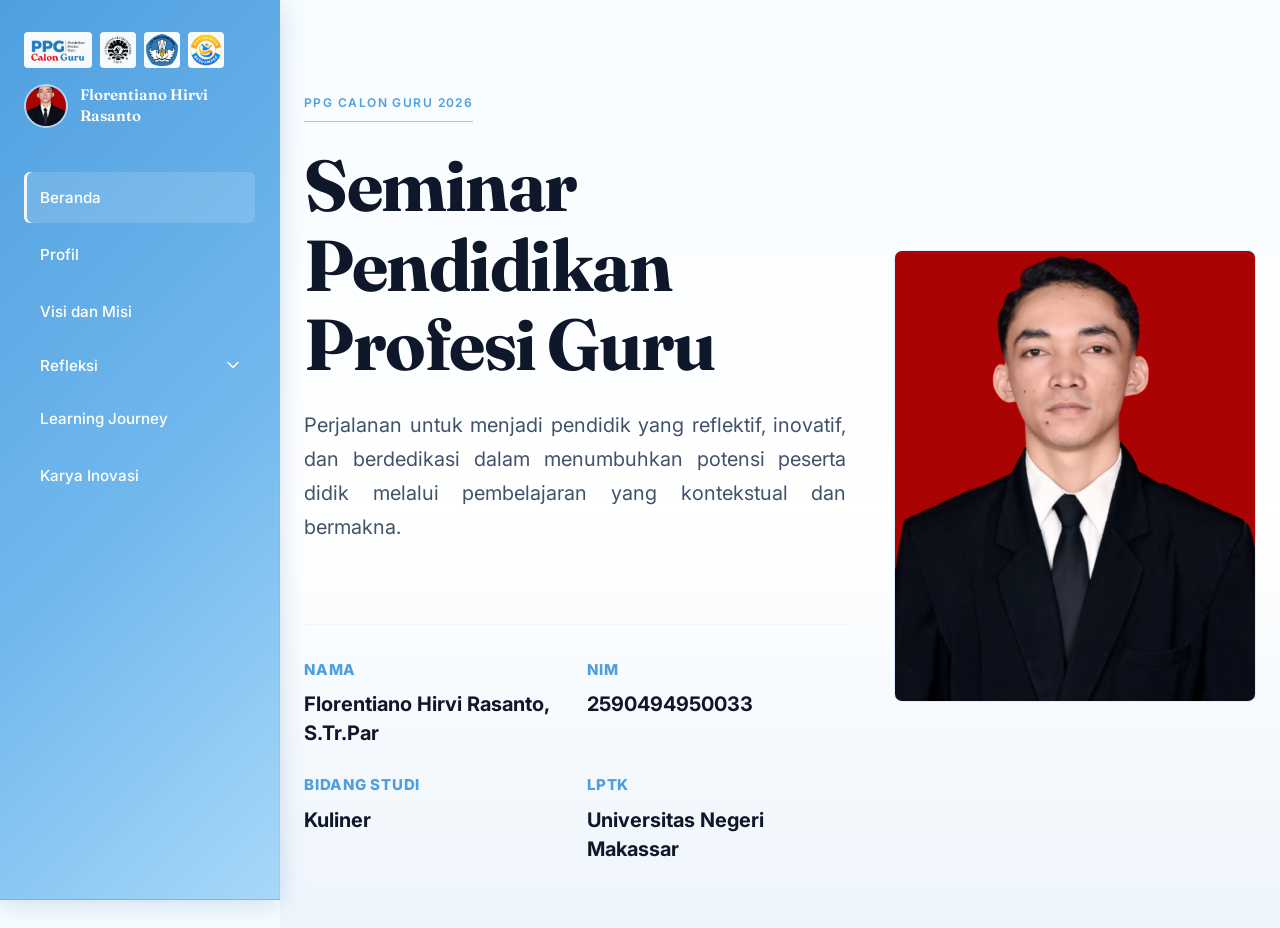
<file: index.html>
<!DOCTYPE html>
<html lang="id">
<head>
    <meta charset="UTF-8">
    <meta name="viewport" content="width=device-width, initial-scale=1.0">
    <meta name="description" content="Portofolio Mahasiswa PPG Calon Guru 2026 - Florentiano Hirvi Rasanto, Universitas Negeri Makassar">
    <title>Portofolio | Florentiano Hirvi Rasanto - PPG Calon Guru 2026</title>
    
    <link rel="preconnect" href="https://fonts.googleapis.com">
    <link rel="preconnect" href="https://fonts.gstatic.com" crossorigin>
    <link href="https://fonts.googleapis.com/css2?family=Fraunces:ital,opsz,wght@0,9..144,400..700;1,9..144,400..700&family=Inter:wght@400;500;600&display=swap" rel="stylesheet">
    
    <link rel="stylesheet" href="css/style.css?v=19">
    <link rel="icon" href="data:image/svg+xml,%3Csvg xmlns='http://www.w3.org/2000/svg' viewBox='0 0 100 100'%3E%3Crect width='100' height='100' fill='%231B4332' rx='8'/%3E%3Ctext x='50' y='65' font-family='Fraunces, serif' font-size='38' font-weight='700' fill='%23F8F5F0' text-anchor='middle'%3EFHR%3C/text%3E%3C/svg%3E">
</head>
<body class="page-home">
    <header class="header">
        <nav class="nav container">
            <div class="nav__left">
                <div class="nav__logos">
                    <img src="beranda/Logo/1001106065-removebg-preview.png" alt="Logo 1" class="nav__logo-img">
                    <img src="beranda/Logo/2d526868-5b52-4b5e-b3c3-be5d841ffc1e_removalai_preview.png" alt="Logo 2" class="nav__logo-img">
                    <img src="beranda/Logo/b7ec5d6e-4a33-47c1-ad4f-7ef8073f08b0_removalai_preview.png" alt="Logo 3" class="nav__logo-img">
                    <img src="beranda/Logo/Logo-Tersier-Diktisaintek-Berdampak-1-768x768.png" alt="Logo Tersier Diktisaintek Berdampak" class="nav__logo-img">
                </div>
                <a href="beranda/index.html" class="nav__logo" aria-label="Beranda">
                    <img src="assets/images/foto-profil.jpeg" alt="Foto profil Florentiano Hirvi Rasanto" class="nav__logo-initials">
                    <span class="nav__logo-text">Florentiano Hirvi Rasanto</span>
                </a>
            </div>
            
            <button class="nav__toggle" id="navToggle" aria-expanded="false" aria-controls="navMenu" aria-label="Buka menu navigasi">
                <span class="nav__toggle-bar"></span>
                <span class="nav__toggle-bar"></span>
                <span class="nav__toggle-bar"></span>
            </button>
            
            <ul class="nav__menu" id="navMenu">
                <li class="nav__item">
                    <a href="beranda/index.html" class="nav__link nav__link--active">Beranda</a>
                </li>
                <li class="nav__item">
                    <a href="profil/index.html" class="nav__link">Profil</a>
                </li>
                                <li class="nav__item">
                    <a href="visi-misi/index.html" class="nav__link">Visi dan Misi</a>
                </li>
                <li class="nav__item nav__item--dropdown">
                    <button class="nav__link nav__link--dropdown" id="refleksiDropdownBtn" aria-expanded="false" aria-haspopup="true">
                        Refleksi
                        <svg class="nav__dropdown-arrow" width="12" height="8" viewBox="0 0 12 8" fill="none" xmlns="http://www.w3.org/2000/svg" aria-hidden="true">
                            <path d="M1 1.5L6 6.5L11 1.5" stroke="currentColor" stroke-width="1.5" stroke-linecap="round" stroke-linejoin="round"/>
                        </svg>
                    </button>
                    <ul class="nav__dropdown" id="refleksiDropdown" aria-labelledby="refleksiDropdownBtn">
                        <li class="nav__dropdown-item">
                            <a href="refleksi/semester1.html" class="nav__dropdown-link">Refleksi Semester 1</a>
                        </li>
                        <li class="nav__dropdown-item">
                            <a href="refleksi/semester2.html" class="nav__dropdown-link">Refleksi Semester 2</a>
                        </li>
                    </ul>
                </li>
                <li class="nav__item">
                    <a href="learning-journey/index.html" class="nav__link">Learning Journey</a>
                </li>
                <li class="nav__item">
                    <a href="karya-inovasi/index.html" class="nav__link">Karya Inovasi</a>
                </li>
            </ul>
        </nav>
    </header>

    <div class="mobile-menu" id="mobileMenu">
        <button class="mobile-menu__close" id="mobileMenuClose" aria-label="Tutup menu navigasi">
            <svg width="24" height="24" viewBox="0 0 24 24" fill="none" xmlns="http://www.w3.org/2000/svg" aria-hidden="true">
                <path d="M18 6L6 18M6 6L18 18" stroke="currentColor" stroke-width="1.5" stroke-linecap="round" stroke-linejoin="round"/>
            </svg>
        </button>
        <ul class="mobile-menu__list">
            <li class="mobile-menu__item">
                <a href="beranda/index.html" class="mobile-menu__link">Beranda</a>
            </li>
            <li class="mobile-menu__item">
                <a href="profil/index.html" class="mobile-menu__link">Profil</a>
            </li>
                        <li class="mobile-menu__item">
                <a href="visi-misi/index.html" class="mobile-menu__link">Visi dan Misi</a>
            </li>
            <li class="mobile-menu__item mobile-menu__item--accordion">
                <button class="mobile-menu__accordion-btn" id="mobileRefleksiBtn" aria-expanded="false">
                    Refleksi
                    <svg class="mobile-menu__accordion-arrow" width="12" height="8" viewBox="0 0 12 8" fill="none" xmlns="http://www.w3.org/2000/svg" aria-hidden="true">
                        <path d="M1 1.5L6 6.5L11 1.5" stroke="currentColor" stroke-width="1.5" stroke-linecap="round" stroke-linejoin="round"/>
                    </svg>
                </button>
                <ul class="mobile-menu__submenu" id="mobileRefleksiSubmenu">
                    <li class="mobile-menu__submenu-item">
                        <a href="refleksi/semester1.html" class="mobile-menu__submenu-link">Refleksi Semester 1</a>
                    </li>
                    <li class="mobile-menu__submenu-item">
                        <a href="refleksi/semester2.html" class="mobile-menu__submenu-link">Refleksi Semester 2</a>
                    </li>
                </ul>
            </li>
            <li class="mobile-menu__item">
                <a href="learning-journey/index.html" class="mobile-menu__link">Learning Journey</a>
            </li>
            <li class="mobile-menu__item">
                <a href="karya-inovasi/index.html" class="mobile-menu__link">Karya Inovasi</a>
            </li>
        </ul>
    </div>

    <main>
        <section class="hero section">
            <div class="container hero__container">
                <div class="hero__content">
                    <p class="hero__label">PPG Calon Guru 2026</p>
                    <h1 class="hero__title">Seminar Pendidikan Profesi Guru</h1>
                    <p class="hero__subtitle">
                        Perjalanan untuk menjadi pendidik yang reflektif, inovatif, dan berdedikasi dalam menumbuhkan potensi peserta didik melalui pembelajaran yang kontekstual dan bermakna.
                    </p>
                    <div class="hero__actions">

                    </div>
                    <div class="hero__metadata">
                        <div class="hero__meta-item">
                            <span class="hero__meta-label">Nama</span>
                            <span class="hero__meta-value">Florentiano Hirvi Rasanto, S.Tr.Par</span>
                        </div>
                        <div class="hero__meta-item">
                            <span class="hero__meta-label">NIM</span>
                            <span class="hero__meta-value">2590494950033</span>
                        </div>
                        <div class="hero__meta-item">
                            <span class="hero__meta-label">Bidang Studi</span>
                            <span class="hero__meta-value">Kuliner</span>
                        </div>
                        <div class="hero__meta-item">
                            <span class="hero__meta-label">LPTK</span>
                            <span class="hero__meta-value">Universitas Negeri Makassar</span>
                        </div>
                    </div>
                </div>
                <div class="hero__image-wrapper">
                    <div class="hero__image-frame">
                        <img src="assets/images/foto-profil.jpeg" alt="Foto Florentiano Hirvi Rasanto" class="hero__image" loading="lazy" onerror="this.src='https://images.unsplash.com/photo-1507003211169-0a1dd7228f2d?w=800&h=1000&fit=crop'">
                    </div>
                </div>
            </div>
        </section>
    </main>

    <footer class="footer">
        <div class="container footer__container">
            <div class="footer__main">
                <div class="footer__brand">
                    <div class="footer__logo">
                        <img src="assets/images/foto-profil.jpeg" alt="Foto profil Florentiano Hirvi Rasanto" class="footer__logo-initials">
                        <span class="footer__logo-text">Florentiano Hirvi Rasanto</span>
                    </div>
                    <p class="footer__description">
                        Portofolio mahasiswa PPG Calon Guru 2026 - Bidang Studi Kuliner, Universitas Negeri Makassar.
                    </p>
                </div>
            </div>
            <div class="footer__bottom">
                <p class="footer__copyright">
                    &copy; <span id="currentYear"></span> Florentiano Hirvi Rasanto. Semua hak dilindungi.
                </p>
                <p class="footer__credit">Dibangun dengan ketelitian untuk perjalanan menjadi guru profesional.</p>
            </div>
        </div>
    </footer>

    <button class="back-to-top" id="backToTop" aria-label="Kembali ke atas">
        <svg width="20" height="20" viewBox="0 0 20 20" fill="none" xmlns="http://www.w3.org/2000/svg" aria-hidden="true">
            <path d="M10 15V5M10 5L5 10M10 5L15 10" stroke="currentColor" stroke-width="1.5" stroke-linecap="round" stroke-linejoin="round"/>
        </svg>
    </button>

    <script src="js/script.js"></script>
</body>
</html>
</file>
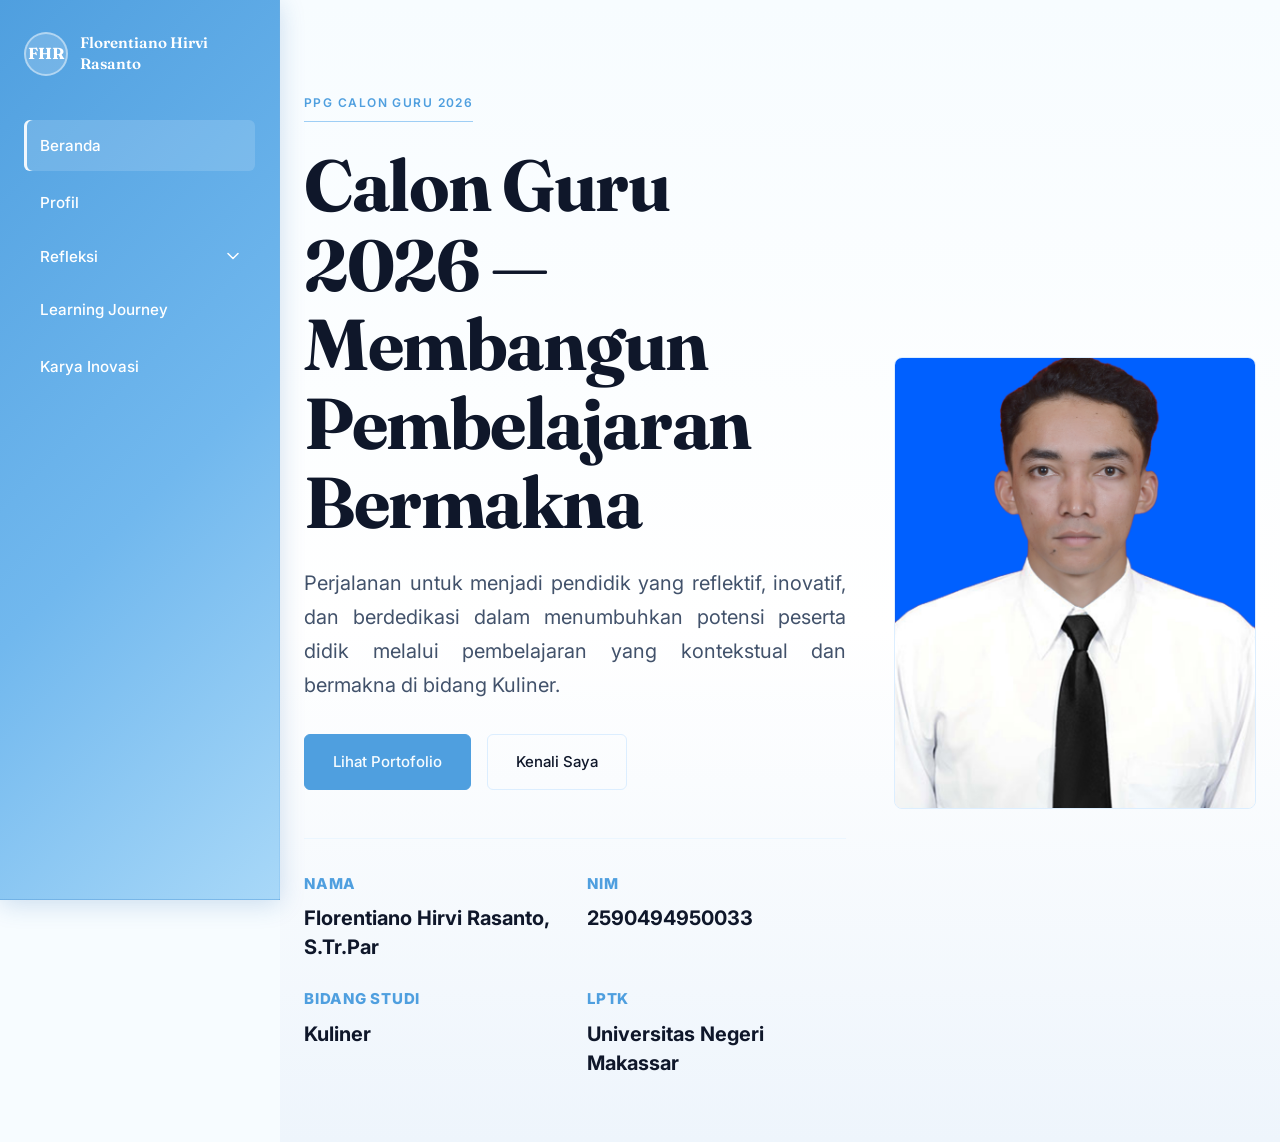
<file: beranda/index.html>
<!DOCTYPE html>
<html lang="id">
<head>
    <meta charset="UTF-8">
    <meta name="viewport" content="width=device-width, initial-scale=1.0">
    <meta name="description" content="Beranda - Portofolio Florentiano Hirvi Rasanto, PPG Calon Guru Kuliner 2026">
    <title>Beranda | Florentiano Hirvi Rasanto</title>
    
    <link rel="preconnect" href="https://fonts.googleapis.com">
    <link rel="preconnect" href="https://fonts.gstatic.com" crossorigin>
    <link href="https://fonts.googleapis.com/css2?family=Fraunces:ital,opsz,wght@0,9..144,400..700;1,9..144,400..700&family=Inter:wght@400;500;600&display=swap" rel="stylesheet">
    
    <link rel="stylesheet" href="../css/style.css">
    <link rel="icon" href="data:image/svg+xml,%3Csvg xmlns='http://www.w3.org/2000/svg' viewBox='0 0 100 100'%3E%3Crect width='100' height='100' fill='%231B4332' rx='8'/%3E%3Ctext x='50' y='65' font-family='Fraunces, serif' font-size='38' font-weight='700' fill='%23F8F5F0' text-anchor='middle'%3EFHR%3C/text%3E%3C/svg%3E">
</head>
<body class="page-home">
    <header class="header">
        <nav class="nav container">
            <a href="../beranda/index.html" class="nav__logo" aria-label="Beranda">
                <span class="nav__logo-initials">FHR</span>
                <span class="nav__logo-text">Florentiano Hirvi Rasanto</span>
            </a>
            
            <button class="nav__toggle" id="navToggle" aria-expanded="false" aria-controls="navMenu" aria-label="Buka menu navigasi">
                <span class="nav__toggle-bar"></span>
                <span class="nav__toggle-bar"></span>
                <span class="nav__toggle-bar"></span>
            </button>
            
            <ul class="nav__menu" id="navMenu">
                <li class="nav__item">
                    <a href="../beranda/index.html" class="nav__link nav__link--active">Beranda</a>
                </li>
                <li class="nav__item">
                    <a href="../profil/index.html" class="nav__link">Profil</a>
                </li>
                <li class="nav__item nav__item--dropdown">
                    <button class="nav__link nav__link--dropdown" id="refleksiDropdownBtn" aria-expanded="false" aria-haspopup="true">
                        Refleksi
                        <svg class="nav__dropdown-arrow" width="12" height="8" viewBox="0 0 12 8" fill="none" xmlns="http://www.w3.org/2000/svg" aria-hidden="true">
                            <path d="M1 1.5L6 6.5L11 1.5" stroke="currentColor" stroke-width="1.5" stroke-linecap="round" stroke-linejoin="round"/>
                        </svg>
                    </button>
                    <ul class="nav__dropdown" id="refleksiDropdown" aria-labelledby="refleksiDropdownBtn">
                        <li class="nav__dropdown-item">
                            <a href="../refleksi/semester1.html" class="nav__dropdown-link">Refleksi Semester 1</a>
                        </li>
                        <li class="nav__dropdown-item">
                            <a href="../refleksi/semester2.html" class="nav__dropdown-link">Refleksi Semester 2</a>
                        </li>
                        <li class="nav__dropdown-item">
                            <a href="../refleksi/ppg.html" class="nav__dropdown-link">Refleksi PPG</a>
                        </li>
                    </ul>
                </li>
                <li class="nav__item">
                    <a href="../learning-journey/index.html" class="nav__link">Learning Journey</a>
                </li>
                <li class="nav__item">
                    <a href="../karya-inovasi/index.html" class="nav__link">Karya Inovasi</a>
                </li>
            </ul>
        </nav>
    </header>

    <div class="mobile-menu" id="mobileMenu">
        <button class="mobile-menu__close" id="mobileMenuClose" aria-label="Tutup menu navigasi">
            <svg width="24" height="24" viewBox="0 0 24 24" fill="none" xmlns="http://www.w3.org/2000/svg" aria-hidden="true">
                <path d="M18 6L6 18M6 6L18 18" stroke="currentColor" stroke-width="1.5" stroke-linecap="round" stroke-linejoin="round"/>
            </svg>
        </button>
        <ul class="mobile-menu__list">
            <li class="mobile-menu__item">
                <a href="../beranda/index.html" class="mobile-menu__link">Beranda</a>
            </li>
            <li class="mobile-menu__item">
                <a href="../profil/index.html" class="mobile-menu__link">Profil</a>
            </li>
            <li class="mobile-menu__item mobile-menu__item--accordion">
                <button class="mobile-menu__accordion-btn" id="mobileRefleksiBtn" aria-expanded="false">
                    Refleksi
                    <svg class="mobile-menu__accordion-arrow" width="12" height="8" viewBox="0 0 12 8" fill="none" xmlns="http://www.w3.org/2000/svg" aria-hidden="true">
                        <path d="M1 1.5L6 6.5L11 1.5" stroke="currentColor" stroke-width="1.5" stroke-linecap="round" stroke-linejoin="round"/>
                    </svg>
                </button>
                <ul class="mobile-menu__submenu" id="mobileRefleksiSubmenu">
                    <li class="mobile-menu__submenu-item">
                        <a href="../refleksi/semester1.html" class="mobile-menu__submenu-link">Refleksi Semester 1</a>
                    </li>
                    <li class="mobile-menu__submenu-item">
                        <a href="../refleksi/semester2.html" class="mobile-menu__submenu-link">Refleksi Semester 2</a>
                    </li>
                    <li class="mobile-menu__submenu-item">
                        <a href="../refleksi/ppg.html" class="mobile-menu__submenu-link">Refleksi PPG</a>
                    </li>
                </ul>
            </li>
            <li class="mobile-menu__item">
                <a href="../learning-journey/index.html" class="mobile-menu__link">Learning Journey</a>
            </li>
            <li class="mobile-menu__item">
                <a href="../karya-inovasi/index.html" class="mobile-menu__link">Karya Inovasi</a>
            </li>
        </ul>
    </div>

    <main>
        <section class="hero section">
            <div class="container hero__container">
                <div class="hero__content">
                    <p class="hero__label">PPG Calon Guru 2026</p>
                    <h1 class="hero__title">Calon Guru 2026 — Membangun Pembelajaran Bermakna</h1>
                    <p class="hero__subtitle">
                        Perjalanan untuk menjadi pendidik yang reflektif, inovatif, dan berdedikasi dalam menumbuhkan potensi peserta didik melalui pembelajaran yang kontekstual dan bermakna di bidang Kuliner.
                    </p>
                    <div class="hero__actions">
                        <a href="../karya-inovasi/index.html" class="btn btn--primary">Lihat Portofolio</a>
                        <a href="../profil/index.html" class="btn btn--secondary">Kenali Saya</a>
                    </div>
                    <div class="hero__metadata">
                        <div class="hero__meta-item">
                            <span class="hero__meta-label">Nama</span>
                            <span class="hero__meta-value">Florentiano Hirvi Rasanto, S.Tr.Par</span>
                        </div>
                        <div class="hero__meta-item">
                            <span class="hero__meta-label">NIM</span>
                            <span class="hero__meta-value">2590494950033</span>
                        </div>
                        <div class="hero__meta-item">
                            <span class="hero__meta-label">Bidang Studi</span>
                            <span class="hero__meta-value">Kuliner</span>
                        </div>
                        <div class="hero__meta-item">
                            <span class="hero__meta-label">LPTK</span>
                            <span class="hero__meta-value">Universitas Negeri Makassar</span>
                        </div>
                    </div>
                </div>
                <div class="hero__image-wrapper">
                    <div class="hero__image-frame">
                        <img src="../assets/images/foto-profil.jpg" alt="Foto Florentiano Hirvi Rasanto" class="hero__image" loading="lazy" onerror="this.src='https://images.unsplash.com/photo-1507003211169-0a1dd7228f2d?w=800&h=1000&fit=crop'">
                    </div>
                </div>
            </div>
        </section>
    </main>

    <footer class="footer">
        <div class="container footer__container">
            <div class="footer__main">
                <div class="footer__brand">
                    <div class="footer__logo">
                        <span class="footer__logo-initials">FHR</span>
                        <span class="footer__logo-text">Florentiano Hirvi Rasanto</span>
                    </div>
                    <p class="footer__description">
                        Portofolio mahasiswa PPG Calon Guru 2026 - Bidang Studi Kuliner, Universitas Negeri Makassar.
                    </p>
                </div>
                <div class="footer__nav">
                    <h4 class="footer__nav-title">Navigasi</h4>
                    <ul class="footer__nav-list">
                        <li class="footer__nav-item">
                            <a href="../beranda/index.html" class="footer__nav-link">Beranda</a>
                        </li>
                        <li class="footer__nav-item">
                            <a href="../profil/index.html" class="footer__nav-link">Profil</a>
                        </li>
                        <li class="footer__nav-item">
                            <a href="../learning-journey/index.html" class="footer__nav-link">Learning Journey</a>
                        </li>
                        <li class="footer__nav-item">
                            <a href="../karya-inovasi/index.html" class="footer__nav-link">Karya Inovasi</a>
                        </li>
                    </ul>
                </div>
                <div class="footer__refleksi">
                    <h4 class="footer__nav-title">Refleksi</h4>
                    <ul class="footer__nav-list">
                        <li class="footer__nav-item">
                            <a href="../refleksi/semester1.html" class="footer__nav-link">Refleksi Semester 1</a>
                        </li>
                        <li class="footer__nav-item">
                            <a href="../refleksi/semester2.html" class="footer__nav-link">Refleksi Semester 2</a>
                        </li>
                        <li class="footer__nav-item">
                            <a href="../refleksi/ppg.html" class="footer__nav-link">Refleksi PPG</a>
                        </li>
                    </ul>
                </div>
            </div>
            <div class="footer__bottom">
                <p class="footer__copyright">
                    &copy; <span id="currentYear"></span> Florentiano Hirvi Rasanto. Semua hak dilindungi.
                </p>
                <p class="footer__credit">Dibangun dengan ketelitian untuk perjalanan menjadi guru profesional.</p>
            </div>
        </div>
    </footer>

    <button class="back-to-top" id="backToTop" aria-label="Kembali ke atas">
        <svg width="20" height="20" viewBox="0 0 20 20" fill="none" xmlns="http://www.w3.org/2000/svg" aria-hidden="true">
            <path d="M10 15V5M10 5L5 10M10 5L15 10" stroke="currentColor" stroke-width="1.5" stroke-linecap="round" stroke-linejoin="round"/>
        </svg>
    </button>

    <script src="../js/script.js"></script>
</body>
</html>
</file>
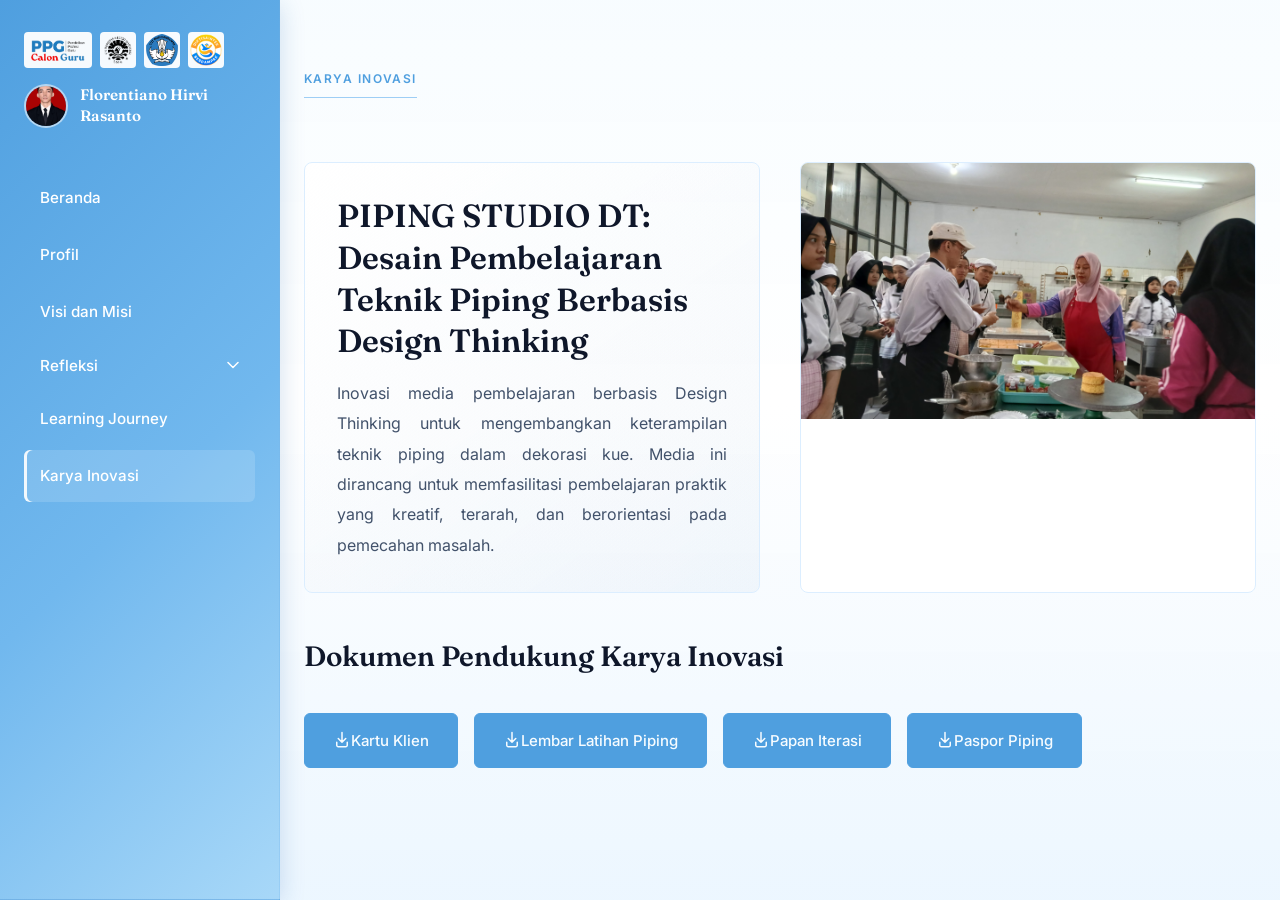
<file: karya-inovasi/index.html>
<!DOCTYPE html>
<html lang="id">
<head>
    <meta charset="UTF-8">
    <meta name="viewport" content="width=device-width, initial-scale=1.0">
    <meta name="description" content="Karya Inovasi - Florentiano Hirvi Rasanto">
    <title>Karya Inovasi | Florentiano Hirvi Rasanto</title>
    
    <link rel="preconnect" href="https://fonts.googleapis.com">
    <link rel="preconnect" href="https://fonts.gstatic.com" crossorigin>
    <link href="https://fonts.googleapis.com/css2?family=Fraunces:ital,opsz,wght@0,9..144,400..700;1,9..144,400..700&family=Inter:wght@400;500;600&display=swap" rel="stylesheet">
    
    <link rel="stylesheet" href="../css/style.css?v=19">
    <link rel="icon" href="data:image/svg+xml,%3Csvg xmlns='http://www.w3.org/2000/svg' viewBox='0 0 100 100'%3E%3Crect width='100' height='100' fill='%231B4332' rx='8'/%3E%3Ctext x='50' y='65' font-family='Fraunces, serif' font-size='38' font-weight='700' fill='%23F8F5F0' text-anchor='middle'%3EFHR%3C/text%3E%3C/svg%3E">
</head>
<body>
    <header class="header">
        <nav class="nav container">
            <div class="nav__left">
                <div class="nav__logos">
                    <img src="../beranda/Logo/1001106065-removebg-preview.png" alt="Logo 1" class="nav__logo-img">
                    <img src="../beranda/Logo/2d526868-5b52-4b5e-b3c3-be5d841ffc1e_removalai_preview.png" alt="Logo 2" class="nav__logo-img">
                    <img src="../beranda/Logo/b7ec5d6e-4a33-47c1-ad4f-7ef8073f08b0_removalai_preview.png" alt="Logo 3" class="nav__logo-img">
                    <img src="../beranda/Logo/Logo-Tersier-Diktisaintek-Berdampak-1-768x768.png" alt="Logo Tersier Diktisaintek Berdampak" class="nav__logo-img">
                </div>
                <a href="../beranda/index.html" class="nav__logo" aria-label="Beranda">
                    <img src="../assets/images/foto-profil.jpeg" alt="Foto profil Florentiano Hirvi Rasanto" class="nav__logo-initials">
                    <span class="nav__logo-text">Florentiano Hirvi Rasanto</span>
                </a>
            </div>
            
            <button class="nav__toggle" id="navToggle" aria-expanded="false" aria-controls="navMenu" aria-label="Buka menu navigasi">
                <span class="nav__toggle-bar"></span>
                <span class="nav__toggle-bar"></span>
                <span class="nav__toggle-bar"></span>
            </button>
            
            <ul class="nav__menu" id="navMenu">
                <li class="nav__item">
                    <a href="../beranda/index.html" class="nav__link">Beranda</a>
                </li>
                <li class="nav__item">
                    <a href="../profil/index.html" class="nav__link">Profil</a>
                </li>
                                <li class="nav__item">
                    <a href="../visi-misi/index.html" class="nav__link">Visi dan Misi</a>
                </li>
                <li class="nav__item nav__item--dropdown">
                    <button class="nav__link nav__link--dropdown" id="refleksiDropdownBtn" aria-expanded="false" aria-haspopup="true">
                        Refleksi
                        <svg class="nav__dropdown-arrow" width="12" height="8" viewBox="0 0 12 8" fill="none" xmlns="http://www.w3.org/2000/svg" aria-hidden="true">
                            <path d="M1 1.5L6 6.5L11 1.5" stroke="currentColor" stroke-width="1.5" stroke-linecap="round" stroke-linejoin="round"/>
                        </svg>
                    </button>
                    <ul class="nav__dropdown" id="refleksiDropdown" aria-labelledby="refleksiDropdownBtn">
                        <li class="nav__dropdown-item">
                            <a href="../refleksi/semester1.html" class="nav__dropdown-link">Refleksi Semester 1</a>
                        </li>
                        <li class="nav__dropdown-item">
                            <a href="../refleksi/semester2.html" class="nav__dropdown-link">Refleksi Semester 2</a>
                        </li>
                    </ul>
                </li>
                <li class="nav__item">
                    <a href="../learning-journey/index.html" class="nav__link">Learning Journey</a>
                </li>
                <li class="nav__item">
                    <a href="../karya-inovasi/index.html" class="nav__link nav__link--active">Karya Inovasi</a>
                </li>
            </ul>
        </nav>
    </header>

    <div class="mobile-menu" id="mobileMenu">
        <button class="mobile-menu__close" id="mobileMenuClose" aria-label="Tutup menu navigasi">
            <svg width="24" height="24" viewBox="0 0 24 24" fill="none" xmlns="http://www.w3.org/2000/svg" aria-hidden="true">
                <path d="M18 6L6 18M6 6L18 18" stroke="currentColor" stroke-width="1.5" stroke-linecap="round" stroke-linejoin="round"/>
            </svg>
        </button>
        <ul class="mobile-menu__list">
            <li class="mobile-menu__item">
                <a href="../beranda/index.html" class="mobile-menu__link">Beranda</a>
            </li>
            <li class="mobile-menu__item">
                <a href="../profil/index.html" class="mobile-menu__link">Profil</a>
            </li>
                        <li class="mobile-menu__item">
                <a href="../visi-misi/index.html" class="mobile-menu__link">Visi dan Misi</a>
            </li>
            <li class="mobile-menu__item mobile-menu__item--accordion">
                <button class="mobile-menu__accordion-btn" id="mobileRefleksiBtn" aria-expanded="false">
                    Refleksi
                    <svg class="mobile-menu__accordion-arrow" width="12" height="8" viewBox="0 0 12 8" fill="none" xmlns="http://www.w3.org/2000/svg" aria-hidden="true">
                        <path d="M1 1.5L6 6.5L11 1.5" stroke="currentColor" stroke-width="1.5" stroke-linecap="round" stroke-linejoin="round"/>
                    </svg>
                </button>
                <ul class="mobile-menu__submenu" id="mobileRefleksiSubmenu">
                    <li class="mobile-menu__submenu-item">
                        <a href="../refleksi/semester1.html" class="mobile-menu__submenu-link">Refleksi Semester 1</a>
                    </li>
                    <li class="mobile-menu__submenu-item">
                        <a href="../refleksi/semester2.html" class="mobile-menu__submenu-link">Refleksi Semester 2</a>
                    </li>
                </ul>
            </li>
            <li class="mobile-menu__item">
                <a href="../learning-journey/index.html" class="mobile-menu__link">Learning Journey</a>
            </li>
            <li class="mobile-menu__item">
                <a href="../karya-inovasi/index.html" class="mobile-menu__link">Karya Inovasi</a>
            </li>
        </ul>
    </div>

    <main>
        <section class="karya section">
            <div class="container">
                <header class="section__header">
                    <p class="section__label">Karya Inovasi</p>
                </header>
                
                <div class="karya__layout">
                    <div class="karya__info">
                        <h3 class="karya__info-title">PIPING STUDIO DT: Desain Pembelajaran Teknik Piping Berbasis Design Thinking</h3>
                        <p class="karya__intro">Inovasi media pembelajaran berbasis Design Thinking untuk mengembangkan keterampilan teknik piping dalam dekorasi kue. Media ini dirancang untuk memfasilitasi pembelajaran praktik yang kreatif, terarah, dan berorientasi pada pemecahan masalah.</p>
                    </div>
                    <div class="karya__grid">
                        <article class="karya__card" data-category="media">
                            <div class="karya__card-image-wrapper">
                                <img src="Karya Inovasi.jpg" alt="PIPING STUDIO DT: Desain Pembelajaran Teknik Piping Berbasis Design Thinking" class="karya__card-image" loading="lazy">
                            </div>
                        </article>
                    </div>
                </div>

                <div class="karya__documents" style="margin-top: clamp(1.5rem, 4vw, 2.5rem);">
                    <h3 class="profil__subtitle">Dokumen Pendukung Karya Inovasi</h3>
                    <div style="display: flex; flex-wrap: wrap; gap: var(--space-md);">
                        <a href="Kartu_Klien.pdf" class="btn btn--primary" target="_blank" rel="noopener noreferrer">
                            <svg width="18" height="18" viewBox="0 0 18 18" fill="none" xmlns="http://www.w3.org/2000/svg" aria-hidden="true">
                                <path d="M9 1.5V11.25M9 11.25L5.25 7.5M9 11.25L12.75 7.5M3.75 11.25V14.25C3.75 14.6478 3.90804 15.0294 4.18934 15.3107C4.47064 15.592 4.85218 15.75 5.25 15.75H12.75C13.1478 15.75 13.5294 15.592 13.8107 15.3107C14.092 15.0294 14.25 14.6478 14.25 14.25V11.25" stroke="currentColor" stroke-width="1.5" stroke-linecap="round" stroke-linejoin="round"/>
                            </svg>
                            Kartu Klien
                        </a>
                        <a href="Lembar_Latihan_Piping.pdf" class="btn btn--primary" target="_blank" rel="noopener noreferrer">
                            <svg width="18" height="18" viewBox="0 0 18 18" fill="none" xmlns="http://www.w3.org/2000/svg" aria-hidden="true">
                                <path d="M9 1.5V11.25M9 11.25L5.25 7.5M9 11.25L12.75 7.5M3.75 11.25V14.25C3.75 14.6478 3.90804 15.0294 4.18934 15.3107C4.47064 15.592 4.85218 15.75 5.25 15.75H12.75C13.1478 15.75 13.5294 15.592 13.8107 15.3107C14.092 15.0294 14.25 14.6478 14.25 14.25V11.25" stroke="currentColor" stroke-width="1.5" stroke-linecap="round" stroke-linejoin="round"/>
                            </svg>
                            Lembar Latihan Piping
                        </a>
                        <a href="Papan_Iterasi.pdf" class="btn btn--primary" target="_blank" rel="noopener noreferrer">
                            <svg width="18" height="18" viewBox="0 0 18 18" fill="none" xmlns="http://www.w3.org/2000/svg" aria-hidden="true">
                                <path d="M9 1.5V11.25M9 11.25L5.25 7.5M9 11.25L12.75 7.5M3.75 11.25V14.25C3.75 14.6478 3.90804 15.0294 4.18934 15.3107C4.47064 15.592 4.85218 15.75 5.25 15.75H12.75C13.1478 15.75 13.5294 15.592 13.8107 15.3107C14.092 15.0294 14.25 14.6478 14.25 14.25V11.25" stroke="currentColor" stroke-width="1.5" stroke-linecap="round" stroke-linejoin="round"/>
                            </svg>
                            Papan Iterasi
                        </a>
                        <a href="Paspor_Piping.pdf" class="btn btn--primary" target="_blank" rel="noopener noreferrer">
                            <svg width="18" height="18" viewBox="0 0 18 18" fill="none" xmlns="http://www.w3.org/2000/svg" aria-hidden="true">
                                <path d="M9 1.5V11.25M9 11.25L5.25 7.5M9 11.25L12.75 7.5M3.75 11.25V14.25C3.75 14.6478 3.90804 15.0294 4.18934 15.3107C4.47064 15.592 4.85218 15.75 5.25 15.75H12.75C13.1478 15.75 13.5294 15.592 13.8107 15.3107C14.092 15.0294 14.25 14.6478 14.25 14.25V11.25" stroke="currentColor" stroke-width="1.5" stroke-linecap="round" stroke-linejoin="round"/>
                            </svg>
                            Paspor Piping
                        </a>
                    </div>
                </div>
            </div>
        </section>
    </main>

    <footer class="footer">
        <div class="container footer__container">
            <div class="footer__main">
                <div class="footer__brand">
                    <div class="footer__logo">
                        <img src="../assets/images/foto-profil.jpeg" alt="Foto profil Florentiano Hirvi Rasanto" class="footer__logo-initials">
                        <span class="footer__logo-text">Florentiano Hirvi Rasanto</span>
                    </div>
                    <p class="footer__description">
                        Portofolio mahasiswa PPG Calon Guru 2026 - Bidang Studi Kuliner, Universitas Negeri Makassar.
                    </p>
                </div>
            </div>
            <div class="footer__bottom">
                <p class="footer__copyright">
                    &copy; <span id="currentYear"></span> Florentiano Hirvi Rasanto. Semua hak dilindungi.
                </p>
                <p class="footer__credit">Dibangun dengan ketelitian untuk perjalanan menjadi guru profesional.</p>
            </div>
        </div>
    </footer>

    <button class="back-to-top" id="backToTop" aria-label="Kembali ke atas">
        <svg width="20" height="20" viewBox="0 0 20 20" fill="none" xmlns="http://www.w3.org/2000/svg" aria-hidden="true">
            <path d="M10 15V5M10 5L5 10M10 5L15 10" stroke="currentColor" stroke-width="1.5" stroke-linecap="round" stroke-linejoin="round"/>
        </svg>
    </button>

    <script src="../js/script.js"></script>
</body>
</html>
</file>
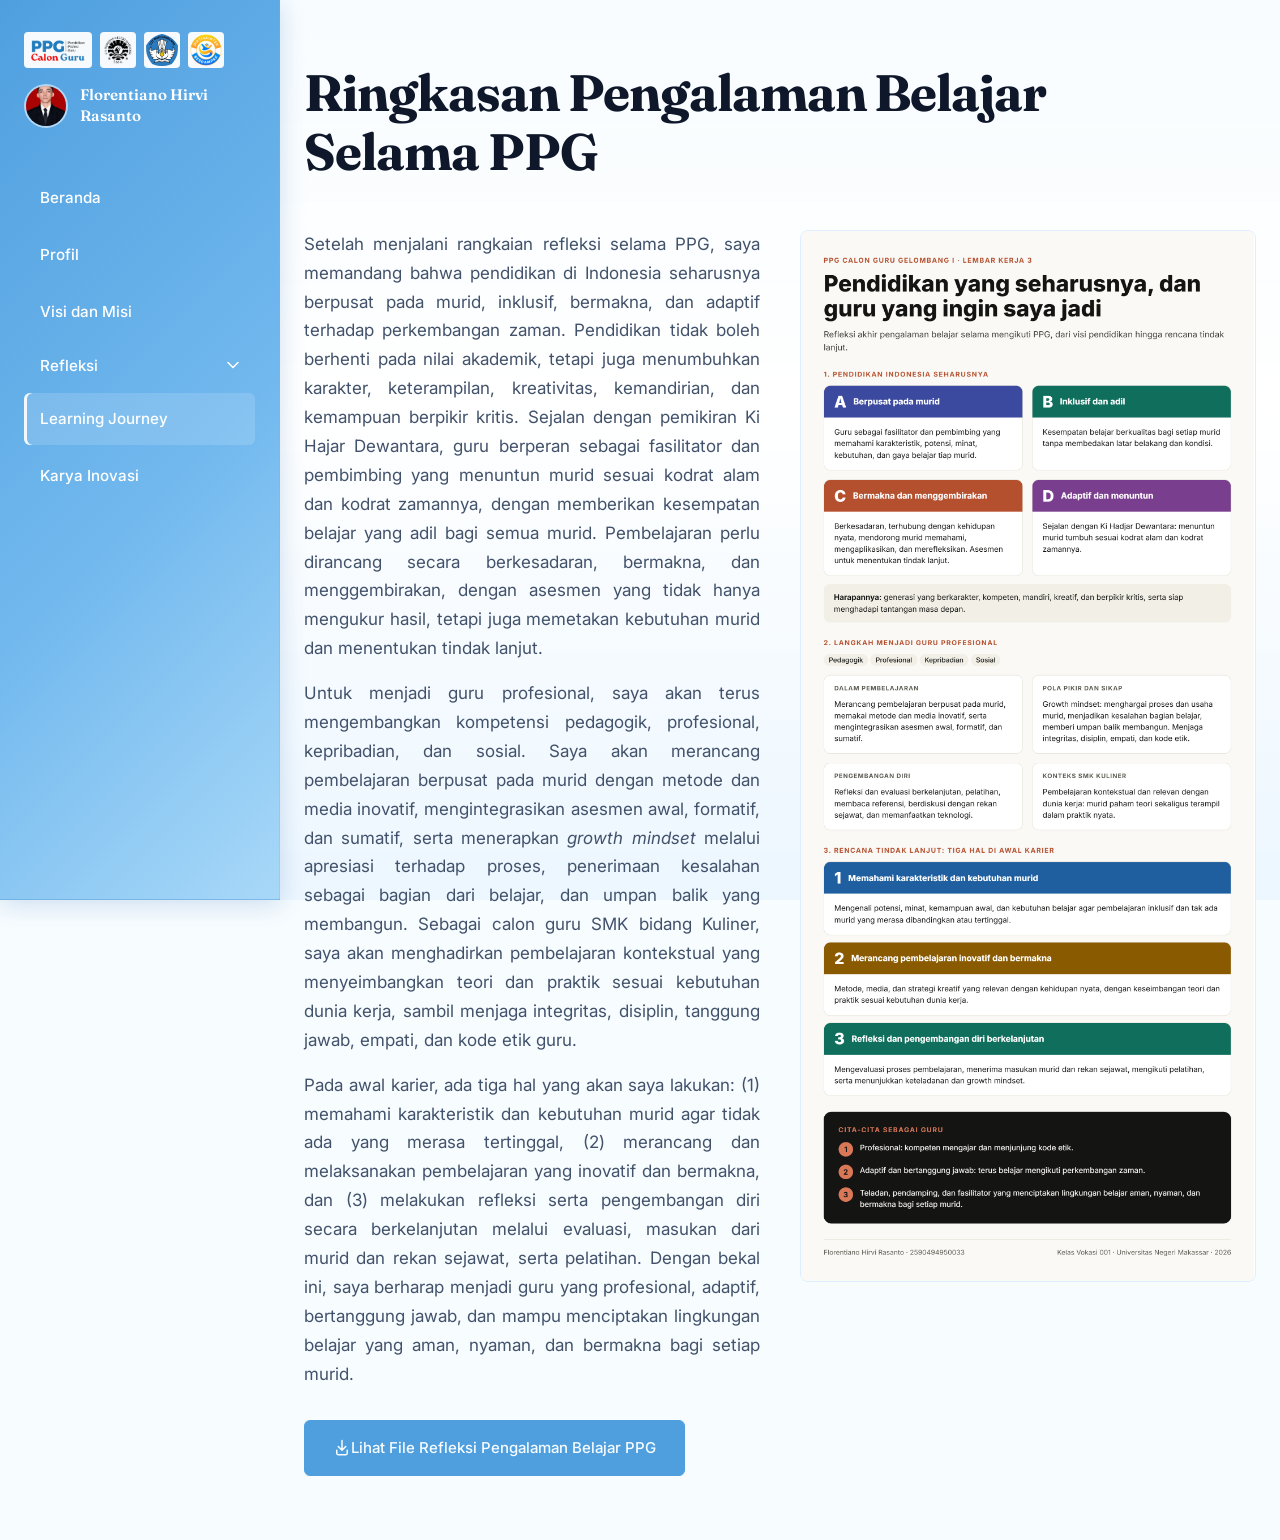
<file: learning-journey/index.html>
<!DOCTYPE html>
<html lang="id">
<head>
    <meta charset="UTF-8">
    <meta name="viewport" content="width=device-width, initial-scale=1.0">
    <meta name="description" content="Ringkasan Pengalaman Belajar Selama PPG - Florentiano Hirvi Rasanto">
    <title>Learning Journey | Florentiano Hirvi Rasanto</title>
    
    <link rel="preconnect" href="https://fonts.googleapis.com">
    <link rel="preconnect" href="https://fonts.gstatic.com" crossorigin>
    <link href="https://fonts.googleapis.com/css2?family=Fraunces:ital,opsz,wght@0,9..144,400..700;1,9..144,400..700&family=Inter:wght@400;500;600&display=swap" rel="stylesheet">
    
    <link rel="stylesheet" href="../css/style.css?v=19">
    <link rel="icon" href="data:image/svg+xml,%3Csvg xmlns='http://www.w3.org/2000/svg' viewBox='0 0 100 100'%3E%3Crect width='100' height='100' fill='%231B4332' rx='8'/%3E%3Ctext x='50' y='65' font-family='Fraunces, serif' font-size='38' font-weight='700' fill='%23F8F5F0' text-anchor='middle'%3EFHR%3C/text%3E%3C/svg%3E">
</head>
<body>
    <header class="header">
        <nav class="nav container">
            <div class="nav__left">
                <div class="nav__logos">
                    <img src="../beranda/Logo/1001106065-removebg-preview.png" alt="Logo 1" class="nav__logo-img">
                    <img src="../beranda/Logo/2d526868-5b52-4b5e-b3c3-be5d841ffc1e_removalai_preview.png" alt="Logo 2" class="nav__logo-img">
                    <img src="../beranda/Logo/b7ec5d6e-4a33-47c1-ad4f-7ef8073f08b0_removalai_preview.png" alt="Logo 3" class="nav__logo-img">
                    <img src="../beranda/Logo/Logo-Tersier-Diktisaintek-Berdampak-1-768x768.png" alt="Logo Tersier Diktisaintek Berdampak" class="nav__logo-img">
                </div>
                <a href="../beranda/index.html" class="nav__logo" aria-label="Beranda">
                    <img src="../assets/images/foto-profil.jpeg" alt="Foto profil Florentiano Hirvi Rasanto" class="nav__logo-initials">
                    <span class="nav__logo-text">Florentiano Hirvi Rasanto</span>
                </a>
            </div>
            
            <button class="nav__toggle" id="navToggle" aria-expanded="false" aria-controls="navMenu" aria-label="Buka menu navigasi">
                <span class="nav__toggle-bar"></span>
                <span class="nav__toggle-bar"></span>
                <span class="nav__toggle-bar"></span>
            </button>
            
            <ul class="nav__menu" id="navMenu">
                <li class="nav__item">
                    <a href="../beranda/index.html" class="nav__link">Beranda</a>
                </li>
                <li class="nav__item">
                    <a href="../profil/index.html" class="nav__link">Profil</a>
                </li>
                                <li class="nav__item">
                    <a href="../visi-misi/index.html" class="nav__link">Visi dan Misi</a>
                </li>
                <li class="nav__item nav__item--dropdown">
                    <button class="nav__link nav__link--dropdown" id="refleksiDropdownBtn" aria-expanded="false" aria-haspopup="true">
                        Refleksi
                        <svg class="nav__dropdown-arrow" width="12" height="8" viewBox="0 0 12 8" fill="none" xmlns="http://www.w3.org/2000/svg" aria-hidden="true">
                            <path d="M1 1.5L6 6.5L11 1.5" stroke="currentColor" stroke-width="1.5" stroke-linecap="round" stroke-linejoin="round"/>
                        </svg>
                    </button>
                    <ul class="nav__dropdown" id="refleksiDropdown" aria-labelledby="refleksiDropdownBtn">
                        <li class="nav__dropdown-item">
                            <a href="../refleksi/semester1.html" class="nav__dropdown-link">Refleksi Semester 1</a>
                        </li>
                        <li class="nav__dropdown-item">
                            <a href="../refleksi/semester2.html" class="nav__dropdown-link">Refleksi Semester 2</a>
                        </li>
                    </ul>
                </li>
                <li class="nav__item">
                    <a href="../learning-journey/index.html" class="nav__link nav__link--active">Learning Journey</a>
                </li>
                <li class="nav__item">
                    <a href="../karya-inovasi/index.html" class="nav__link">Karya Inovasi</a>
                </li>
            </ul>
        </nav>
    </header>

    <div class="mobile-menu" id="mobileMenu">
        <button class="mobile-menu__close" id="mobileMenuClose" aria-label="Tutup menu navigasi">
            <svg width="24" height="24" viewBox="0 0 24 24" fill="none" xmlns="http://www.w3.org/2000/svg" aria-hidden="true">
                <path d="M18 6L6 18M6 6L18 18" stroke="currentColor" stroke-width="1.5" stroke-linecap="round" stroke-linejoin="round"/>
            </svg>
        </button>
        <ul class="mobile-menu__list">
            <li class="mobile-menu__item">
                <a href="../beranda/index.html" class="mobile-menu__link">Beranda</a>
            </li>
            <li class="mobile-menu__item">
                <a href="../profil/index.html" class="mobile-menu__link">Profil</a>
            </li>
                        <li class="mobile-menu__item">
                <a href="../visi-misi/index.html" class="mobile-menu__link">Visi dan Misi</a>
            </li>
            <li class="mobile-menu__item mobile-menu__item--accordion">
                <button class="mobile-menu__accordion-btn" id="mobileRefleksiBtn" aria-expanded="false">
                    Refleksi
                    <svg class="mobile-menu__accordion-arrow" width="12" height="8" viewBox="0 0 12 8" fill="none" xmlns="http://www.w3.org/2000/svg" aria-hidden="true">
                        <path d="M1 1.5L6 6.5L11 1.5" stroke="currentColor" stroke-width="1.5" stroke-linecap="round" stroke-linejoin="round"/>
                    </svg>
                </button>
                <ul class="mobile-menu__submenu" id="mobileRefleksiSubmenu">
                    <li class="mobile-menu__submenu-item">
                        <a href="../refleksi/semester1.html" class="mobile-menu__submenu-link">Refleksi Semester 1</a>
                    </li>
                    <li class="mobile-menu__submenu-item">
                        <a href="../refleksi/semester2.html" class="mobile-menu__submenu-link">Refleksi Semester 2</a>
                    </li>
                </ul>
            </li>
            <li class="mobile-menu__item">
                <a href="../learning-journey/index.html" class="mobile-menu__link">Learning Journey</a>
            </li>
            <li class="mobile-menu__item">
                <a href="../karya-inovasi/index.html" class="mobile-menu__link">Karya Inovasi</a>
            </li>
        </ul>
    </div>

    <main>
        <section class="refleksi section">
            <div class="container">
                <header class="section__header">
                    <h2 class="section__title">Ringkasan Pengalaman Belajar Selama PPG</h2>
                </header>
                
                <article class="refleksi__article">
                    <div class="refleksi__layout" style="display: grid; grid-template-columns: repeat(2, 1fr); gap: clamp(1.5rem, 4vw, 2.5rem); align-items: start;">
                        <div class="refleksi__article-content">
                            <p>
                                Setelah menjalani rangkaian refleksi selama PPG, saya memandang bahwa pendidikan di Indonesia seharusnya berpusat pada murid, inklusif, bermakna, dan adaptif terhadap perkembangan zaman. Pendidikan tidak boleh berhenti pada nilai akademik, tetapi juga menumbuhkan karakter, keterampilan, kreativitas, kemandirian, dan kemampuan berpikir kritis. Sejalan dengan pemikiran Ki Hajar Dewantara, guru berperan sebagai fasilitator dan pembimbing yang menuntun murid sesuai kodrat alam dan kodrat zamannya, dengan memberikan kesempatan belajar yang adil bagi semua murid. Pembelajaran perlu dirancang secara berkesadaran, bermakna, dan menggembirakan, dengan asesmen yang tidak hanya mengukur hasil, tetapi juga memetakan kebutuhan murid dan menentukan tindak lanjut.
                            </p>
                            <p>
                                Untuk menjadi guru profesional, saya akan terus mengembangkan kompetensi pedagogik, profesional, kepribadian, dan sosial. Saya akan merancang pembelajaran berpusat pada murid dengan metode dan media inovatif, mengintegrasikan asesmen awal, formatif, dan sumatif, serta menerapkan <em>growth mindset</em> melalui apresiasi terhadap proses, penerimaan kesalahan sebagai bagian dari belajar, dan umpan balik yang membangun. Sebagai calon guru SMK bidang Kuliner, saya akan menghadirkan pembelajaran kontekstual yang menyeimbangkan teori dan praktik sesuai kebutuhan dunia kerja, sambil menjaga integritas, disiplin, tanggung jawab, empati, dan kode etik guru.
                            </p>
                            <p>
                                Pada awal karier, ada tiga hal yang akan saya lakukan: (1) memahami karakteristik dan kebutuhan murid agar tidak ada yang merasa tertinggal, (2) merancang dan melaksanakan pembelajaran yang inovatif dan bermakna, dan (3) melakukan refleksi serta pengembangan diri secara berkelanjutan melalui evaluasi, masukan dari murid dan rekan sejawat, serta pelatihan. Dengan bekal ini, saya berharap menjadi guru yang profesional, adaptif, bertanggung jawab, dan mampu menciptakan lingkungan belajar yang aman, nyaman, dan bermakna bagi setiap murid.
                            </p>
                        </div>
                        <figure class="refleksi__infographic" style="margin: 0;">
                            <img src="../refleksi/Infografis Refleksi Pengalaman Belajar PPG.png" alt="Infografis Refleksi Pengalaman Belajar PPG" style="width: 100%; height: auto; border-radius: var(--radius-lg); border: 1px solid var(--color-border); box-shadow: var(--shadow-soft);">
                        </figure>
                    </div>
                    <div class="refleksi__actions" style="margin-top: 2rem;">
                        <a href="../assets/documents/Refleksi Pengalaman Belajar PPG.pdf" class="btn btn--primary" target="_blank" rel="noopener noreferrer">
                            <svg width="18" height="18" viewBox="0 0 18 18" fill="none" xmlns="http://www.w3.org/2000/svg" aria-hidden="true">
                                <path d="M9 1.5V11.25M9 11.25L5.25 7.5M9 11.25L12.75 7.5M3.75 11.25V14.25C3.75 14.6478 3.90804 15.0294 4.18934 15.3107C4.47064 15.592 4.85218 15.75 5.25 15.75H12.75C13.1478 15.75 13.5294 15.592 13.8107 15.3107C14.092 15.0294 14.25 14.6478 14.25 14.25V11.25" stroke="currentColor" stroke-width="1.5" stroke-linecap="round" stroke-linejoin="round"/>
                            </svg>
                            Lihat File Refleksi Pengalaman Belajar PPG
                        </a>
                    </div>
                </article>
            </div>
        </section>
    </main>

    <footer class="footer">
        <div class="container footer__container">
            <div class="footer__main">
                <div class="footer__brand">
                    <div class="footer__logo">
                        <img src="../assets/images/foto-profil.jpeg" alt="Foto profil Florentiano Hirvi Rasanto" class="footer__logo-initials">
                        <span class="footer__logo-text">Florentiano Hirvi Rasanto</span>
                    </div>
                    <p class="footer__description">
                        Portofolio mahasiswa PPG Calon Guru 2026 - Bidang Studi Kuliner, Universitas Negeri Makassar.
                    </p>
                </div>
            </div>
            <div class="footer__bottom">
                <p class="footer__copyright">
                    &copy; <span id="currentYear"></span> Florentiano Hirvi Rasanto. Semua hak dilindungi.
                </p>
                <p class="footer__credit">Dibangun dengan ketelitian untuk perjalanan menjadi guru profesional.</p>
            </div>
        </div>
    </footer>

    <button class="back-to-top" id="backToTop" aria-label="Kembali ke atas">
        <svg width="20" height="20" viewBox="0 0 20 20" fill="none" xmlns="http://www.w3.org/2000/svg" aria-hidden="true">
            <path d="M10 15V5M10 5L5 10M10 5L15 10" stroke="currentColor" stroke-width="1.5" stroke-linecap="round" stroke-linejoin="round"/>
        </svg>
    </button>

    <script src="../js/script.js"></script>
</body>
</html>
</file>
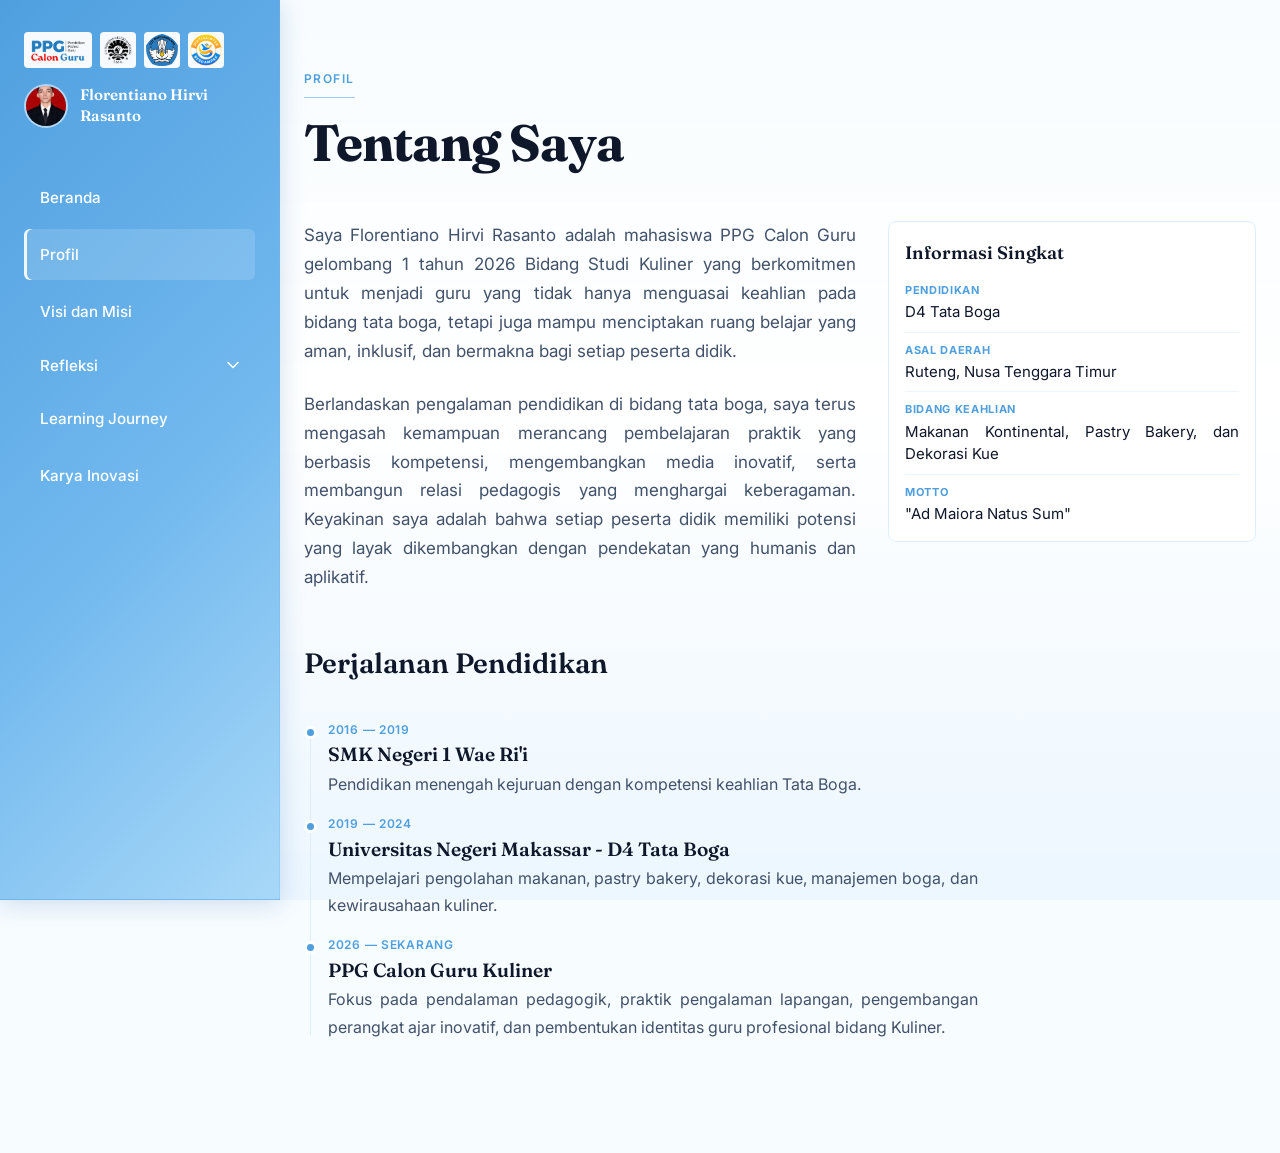
<file: profil/index.html>
<!DOCTYPE html>
<html lang="id">
<head>
    <meta charset="UTF-8">
    <meta name="viewport" content="width=device-width, initial-scale=1.0">
    <meta name="description" content="Profil - Florentiano Hirvi Rasanto, PPG Calon Guru Kuliner 2026">
    <title>Profil | Florentiano Hirvi Rasanto</title>
    
    <link rel="preconnect" href="https://fonts.googleapis.com">
    <link rel="preconnect" href="https://fonts.gstatic.com" crossorigin>
    <link href="https://fonts.googleapis.com/css2?family=Fraunces:ital,opsz,wght@0,9..144,400..700;1,9..144,400..700&family=Inter:wght@400;500;600&display=swap" rel="stylesheet">
    
    <link rel="stylesheet" href="../css/style.css?v=19">
    <link rel="icon" href="data:image/svg+xml,%3Csvg xmlns='http://www.w3.org/2000/svg' viewBox='0 0 100 100'%3E%3Crect width='100' height='100' fill='%231B4332' rx='8'/%3E%3Ctext x='50' y='65' font-family='Fraunces, serif' font-size='38' font-weight='700' fill='%23F8F5F0' text-anchor='middle'%3EFHR%3C/text%3E%3C/svg%3E">
</head>
<body>
    <header class="header">
        <nav class="nav container">
            <div class="nav__left">
                <div class="nav__logos">
                    <img src="../beranda/Logo/1001106065-removebg-preview.png" alt="Logo 1" class="nav__logo-img">
                    <img src="../beranda/Logo/2d526868-5b52-4b5e-b3c3-be5d841ffc1e_removalai_preview.png" alt="Logo 2" class="nav__logo-img">
                    <img src="../beranda/Logo/b7ec5d6e-4a33-47c1-ad4f-7ef8073f08b0_removalai_preview.png" alt="Logo 3" class="nav__logo-img">
                    <img src="../beranda/Logo/Logo-Tersier-Diktisaintek-Berdampak-1-768x768.png" alt="Logo Tersier Diktisaintek Berdampak" class="nav__logo-img">
                </div>
                <a href="../beranda/index.html" class="nav__logo" aria-label="Beranda">
                    <img src="../assets/images/foto-profil.jpeg" alt="Foto profil Florentiano Hirvi Rasanto" class="nav__logo-initials">
                    <span class="nav__logo-text">Florentiano Hirvi Rasanto</span>
                </a>
            </div>
            
            <button class="nav__toggle" id="navToggle" aria-expanded="false" aria-controls="navMenu" aria-label="Buka menu navigasi">
                <span class="nav__toggle-bar"></span>
                <span class="nav__toggle-bar"></span>
                <span class="nav__toggle-bar"></span>
            </button>
            
            <ul class="nav__menu" id="navMenu">
                <li class="nav__item">
                    <a href="../beranda/index.html" class="nav__link">Beranda</a>
                </li>
                <li class="nav__item">
                    <a href="../profil/index.html" class="nav__link nav__link--active">Profil</a>
                </li>
                                <li class="nav__item">
                    <a href="../visi-misi/index.html" class="nav__link">Visi dan Misi</a>
                </li>
                <li class="nav__item nav__item--dropdown">
                    <button class="nav__link nav__link--dropdown" id="refleksiDropdownBtn" aria-expanded="false" aria-haspopup="true">
                        Refleksi
                        <svg class="nav__dropdown-arrow" width="12" height="8" viewBox="0 0 12 8" fill="none" xmlns="http://www.w3.org/2000/svg" aria-hidden="true">
                            <path d="M1 1.5L6 6.5L11 1.5" stroke="currentColor" stroke-width="1.5" stroke-linecap="round" stroke-linejoin="round"/>
                        </svg>
                    </button>
                    <ul class="nav__dropdown" id="refleksiDropdown" aria-labelledby="refleksiDropdownBtn">
                        <li class="nav__dropdown-item">
                            <a href="../refleksi/semester1.html" class="nav__dropdown-link">Refleksi Semester 1</a>
                        </li>
                        <li class="nav__dropdown-item">
                            <a href="../refleksi/semester2.html" class="nav__dropdown-link">Refleksi Semester 2</a>
                        </li>
                    </ul>
                </li>
                <li class="nav__item">
                    <a href="../learning-journey/index.html" class="nav__link">Learning Journey</a>
                </li>
                <li class="nav__item">
                    <a href="../karya-inovasi/index.html" class="nav__link">Karya Inovasi</a>
                </li>
            </ul>
        </nav>
    </header>

    <div class="mobile-menu" id="mobileMenu">
        <button class="mobile-menu__close" id="mobileMenuClose" aria-label="Tutup menu navigasi">
            <svg width="24" height="24" viewBox="0 0 24 24" fill="none" xmlns="http://www.w3.org/2000/svg" aria-hidden="true">
                <path d="M18 6L6 18M6 6L18 18" stroke="currentColor" stroke-width="1.5" stroke-linecap="round" stroke-linejoin="round"/>
            </svg>
        </button>
        <ul class="mobile-menu__list">
            <li class="mobile-menu__item">
                <a href="../beranda/index.html" class="mobile-menu__link">Beranda</a>
            </li>
            <li class="mobile-menu__item">
                <a href="../profil/index.html" class="mobile-menu__link">Profil</a>
            </li>
                        <li class="mobile-menu__item">
                <a href="../visi-misi/index.html" class="mobile-menu__link">Visi dan Misi</a>
            </li>
            <li class="mobile-menu__item mobile-menu__item--accordion">
                <button class="mobile-menu__accordion-btn" id="mobileRefleksiBtn" aria-expanded="false">
                    Refleksi
                    <svg class="mobile-menu__accordion-arrow" width="12" height="8" viewBox="0 0 12 8" fill="none" xmlns="http://www.w3.org/2000/svg" aria-hidden="true">
                        <path d="M1 1.5L6 6.5L11 1.5" stroke="currentColor" stroke-width="1.5" stroke-linecap="round" stroke-linejoin="round"/>
                    </svg>
                </button>
                <ul class="mobile-menu__submenu" id="mobileRefleksiSubmenu">
                    <li class="mobile-menu__submenu-item">
                        <a href="../refleksi/semester1.html" class="mobile-menu__submenu-link">Refleksi Semester 1</a>
                    </li>
                    <li class="mobile-menu__submenu-item">
                        <a href="../refleksi/semester2.html" class="mobile-menu__submenu-link">Refleksi Semester 2</a>
                    </li>
                </ul>
            </li>
            <li class="mobile-menu__item">
                <a href="../learning-journey/index.html" class="mobile-menu__link">Learning Journey</a>
            </li>
            <li class="mobile-menu__item">
                <a href="../karya-inovasi/index.html" class="mobile-menu__link">Karya Inovasi</a>
            </li>
        </ul>
    </div>

    <main>
        <section id="profil" class="profil section">
            <div class="container">
                <header class="section__header">
                    <p class="section__label">Profil</p>
                    <h2 class="section__title">Tentang Saya</h2>
                </header>
                
                <div class="profil__grid">
                    <div class="profil__bio">
                        <p>
                            Saya Florentiano Hirvi Rasanto adalah mahasiswa PPG Calon Guru gelombang 1 tahun 2026 Bidang Studi Kuliner yang berkomitmen untuk menjadi guru yang tidak hanya menguasai keahlian pada bidang tata boga, tetapi juga mampu menciptakan ruang belajar yang aman, inklusif, dan bermakna bagi setiap peserta didik.
                        </p>
                        <p>
                            Berlandaskan pengalaman pendidikan di bidang tata boga, saya terus mengasah kemampuan merancang pembelajaran praktik yang berbasis kompetensi, mengembangkan media inovatif, serta membangun relasi pedagogis yang menghargai keberagaman. Keyakinan saya adalah bahwa setiap peserta didik memiliki potensi yang layak dikembangkan dengan pendekatan yang humanis dan aplikatif.
                        </p>
                    </div>
                    
                    <div class="profil__info-card">
                        <h3 class="profil__info-title">Informasi Singkat</h3>
                        <ul class="profil__info-list">
                            <li class="profil__info-item">
                                <span class="profil__info-key">Pendidikan</span>
                                <span class="profil__info-value">D4 Tata Boga</span>
                            </li>
                            <li class="profil__info-item">
                                <span class="profil__info-key">Asal Daerah</span>
                                <span class="profil__info-value">Ruteng, Nusa Tenggara Timur</span>
                            </li>
                            <li class="profil__info-item">
                                <span class="profil__info-key">Bidang Keahlian</span>
                                <span class="profil__info-value">Makanan Kontinental, Pastry Bakery, dan Dekorasi Kue</span>
                            </li>
                            <li class="profil__info-item">
                                <span class="profil__info-key">Motto</span>
                                <span class="profil__info-value">"Ad Maiora Natus Sum"</span>
                            </li>
                        </ul>
                    </div>
                </div>
                
                <div class="profil__timeline-section">
                    <h3 class="profil__subtitle">Perjalanan Pendidikan</h3>
                    <div class="timeline">
                        <article class="timeline__item">
                            <div class="timeline__marker"></div>
                            <div class="timeline__content">
                                <span class="timeline__date">2016 — 2019</span>
                                <h4 class="timeline__title">SMK Negeri 1 Wae Ri'i</h4>
                                <p class="timeline__description">Pendidikan menengah kejuruan dengan kompetensi keahlian Tata Boga.</p>
                            </div>
                        </article>
                        <article class="timeline__item">
                            <div class="timeline__marker"></div>
                            <div class="timeline__content">
                                <span class="timeline__date">2019 — 2024</span>
                                <h4 class="timeline__title">Universitas Negeri Makassar - D4 Tata Boga</h4>
                                <p class="timeline__description">Mempelajari pengolahan makanan, pastry bakery, dekorasi kue, manajemen boga, dan kewirausahaan kuliner.</p>
                            </div>
                        </article>
                        <article class="timeline__item">
                            <div class="timeline__marker"></div>
                            <div class="timeline__content">
                                <span class="timeline__date">2026 — Sekarang</span>
                                <h4 class="timeline__title">PPG Calon Guru Kuliner</h4>
                                <p class="timeline__description">Fokus pada pendalaman pedagogik, praktik pengalaman lapangan, pengembangan perangkat ajar inovatif, dan pembentukan identitas guru profesional bidang Kuliner.</p>
                            </div>
                        </article>
                    </div>
                </div>


            </div>
        </section>
    </main>

    <footer class="footer">
        <div class="container footer__container">
            <div class="footer__main">
                <div class="footer__brand">
                    <div class="footer__logo">
                        <img src="../assets/images/foto-profil.jpeg" alt="Foto profil Florentiano Hirvi Rasanto" class="footer__logo-initials">
                        <span class="footer__logo-text">Florentiano Hirvi Rasanto</span>
                    </div>
                    <p class="footer__description">
                        Portofolio mahasiswa PPG Calon Guru 2026 - Bidang Studi Kuliner, Universitas Negeri Makassar.
                    </p>
                </div>
            </div>
            <div class="footer__bottom">
                <p class="footer__copyright">
                    &copy; <span id="currentYear"></span> Florentiano Hirvi Rasanto. Semua hak dilindungi.
                </p>
                <p class="footer__credit">Dibangun dengan ketelitian untuk perjalanan menjadi guru profesional.</p>
            </div>
        </div>
    </footer>

    <button class="back-to-top" id="backToTop" aria-label="Kembali ke atas">
        <svg width="20" height="20" viewBox="0 0 20 20" fill="none" xmlns="http://www.w3.org/2000/svg" aria-hidden="true">
            <path d="M10 15V5M10 5L5 10M10 5L15 10" stroke="currentColor" stroke-width="1.5" stroke-linecap="round" stroke-linejoin="round"/>
        </svg>
    </button>

    <script src="../js/script.js"></script>
</body>
</html>
</file>
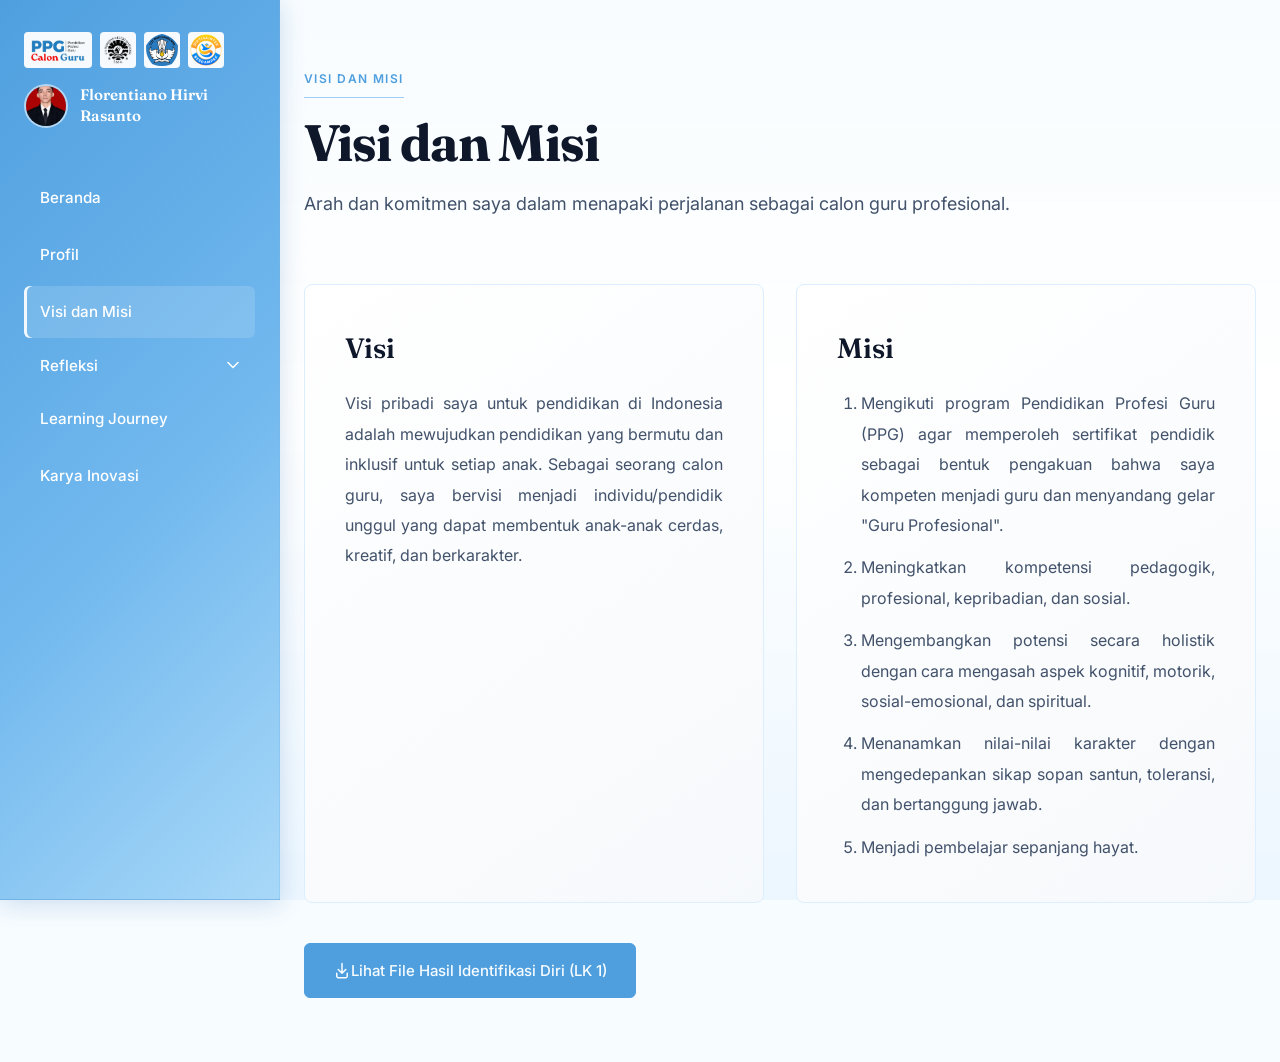
<file: visi-misi/index.html>
<!DOCTYPE html>
<html lang="id">
<head>
    <meta charset="UTF-8">
    <meta name="viewport" content="width=device-width, initial-scale=1.0">
    <meta name="description" content="Visi dan Misi - Florentiano Hirvi Rasanto">
    <title>Visi dan Misi | Florentiano Hirvi Rasanto</title>
    
    <link rel="preconnect" href="https://fonts.googleapis.com">
    <link rel="preconnect" href="https://fonts.gstatic.com" crossorigin>
    <link href="https://fonts.googleapis.com/css2?family=Fraunces:ital,opsz,wght@0,9..144,400..700;1,9..144,400..700&family=Inter:wght@400;500;600&display=swap" rel="stylesheet">
    
    <link rel="stylesheet" href="../css/style.css?v=19">
    <link rel="icon" href="data:image/svg+xml,%3Csvg xmlns='http://www.w3.org/2000/svg' viewBox='0 0 100 100'%3E%3Crect width='100' height='100' fill='%231B4332' rx='8'/%3E%3Ctext x='50' y='65' font-family='Fraunces, serif' font-size='38' font-weight='700' fill='%23F8F5F0' text-anchor='middle'%3EFHR%3C/text%3E%3C/svg%3E">
</head>
<body>
    <header class="header">
        <nav class="nav container">
            <div class="nav__left">
                <div class="nav__logos">
                    <img src="../beranda/Logo/1001106065-removebg-preview.png" alt="Logo 1" class="nav__logo-img">
                    <img src="../beranda/Logo/2d526868-5b52-4b5e-b3c3-be5d841ffc1e_removalai_preview.png" alt="Logo 2" class="nav__logo-img">
                    <img src="../beranda/Logo/b7ec5d6e-4a33-47c1-ad4f-7ef8073f08b0_removalai_preview.png" alt="Logo 3" class="nav__logo-img">
                    <img src="../beranda/Logo/Logo-Tersier-Diktisaintek-Berdampak-1-768x768.png" alt="Logo Tersier Diktisaintek Berdampak" class="nav__logo-img">
                </div>
                <a href="../beranda/index.html" class="nav__logo" aria-label="Beranda">
                    <img src="../assets/images/foto-profil.jpeg" alt="Foto profil Florentiano Hirvi Rasanto" class="nav__logo-initials">
                    <span class="nav__logo-text">Florentiano Hirvi Rasanto</span>
                </a>
            </div>
            
            <button class="nav__toggle" id="navToggle" aria-expanded="false" aria-controls="navMenu" aria-label="Buka menu navigasi">
                <span class="nav__toggle-bar"></span>
                <span class="nav__toggle-bar"></span>
                <span class="nav__toggle-bar"></span>
            </button>
            
            <ul class="nav__menu" id="navMenu">
                <li class="nav__item">
                    <a href="../beranda/index.html" class="nav__link">Beranda</a>
                </li>
                <li class="nav__item">
                    <a href="../profil/index.html" class="nav__link">Profil</a>
                </li>
                <li class="nav__item">
                    <a href="index.html" class="nav__link nav__link--active">Visi dan Misi</a>
                </li>
                <li class="nav__item nav__item--dropdown">
                    <button class="nav__link nav__link--dropdown" id="refleksiDropdownBtn" aria-expanded="false" aria-haspopup="true">
                        Refleksi
                        <svg class="nav__dropdown-arrow" width="12" height="8" viewBox="0 0 12 8" fill="none" xmlns="http://www.w3.org/2000/svg" aria-hidden="true">
                            <path d="M1 1.5L6 6.5L11 1.5" stroke="currentColor" stroke-width="1.5" stroke-linecap="round" stroke-linejoin="round"/>
                        </svg>
                    </button>
                    <ul class="nav__dropdown" id="refleksiDropdown" aria-labelledby="refleksiDropdownBtn">
                        <li class="nav__dropdown-item">
                            <a href="../refleksi/semester1.html" class="nav__dropdown-link">Refleksi Semester 1</a>
                        </li>
                        <li class="nav__dropdown-item">
                            <a href="../refleksi/semester2.html" class="nav__dropdown-link">Refleksi Semester 2</a>
                        </li>
                    </ul>
                </li>
                <li class="nav__item">
                    <a href="../learning-journey/index.html" class="nav__link">Learning Journey</a>
                </li>
                <li class="nav__item">
                    <a href="../karya-inovasi/index.html" class="nav__link">Karya Inovasi</a>
                </li>
            </ul>
        </nav>
    </header>

    <div class="mobile-menu" id="mobileMenu">
        <button class="mobile-menu__close" id="mobileMenuClose" aria-label="Tutup menu navigasi">
            <svg width="24" height="24" viewBox="0 0 24 24" fill="none" xmlns="http://www.w3.org/2000/svg" aria-hidden="true">
                <path d="M18 6L6 18M6 6L18 18" stroke="currentColor" stroke-width="1.5" stroke-linecap="round" stroke-linejoin="round"/>
            </svg>
        </button>
        <ul class="mobile-menu__list">
            <li class="mobile-menu__item">
                <a href="../beranda/index.html" class="mobile-menu__link">Beranda</a>
            </li>
            <li class="mobile-menu__item">
                <a href="../profil/index.html" class="mobile-menu__link">Profil</a>
            </li>
            <li class="mobile-menu__item">
                <a href="index.html" class="mobile-menu__link">Visi dan Misi</a>
            </li>
            <li class="mobile-menu__item mobile-menu__item--accordion">
                <button class="mobile-menu__accordion-btn" id="mobileRefleksiBtn" aria-expanded="false">
                    Refleksi
                    <svg class="mobile-menu__accordion-arrow" width="12" height="8" viewBox="0 0 12 8" fill="none" xmlns="http://www.w3.org/2000/svg" aria-hidden="true">
                        <path d="M1 1.5L6 6.5L11 1.5" stroke="currentColor" stroke-width="1.5" stroke-linecap="round" stroke-linejoin="round"/>
                    </svg>
                </button>
                <ul class="mobile-menu__submenu" id="mobileRefleksiSubmenu">
                    <li class="mobile-menu__submenu-item">
                        <a href="../refleksi/semester1.html" class="mobile-menu__submenu-link">Refleksi Semester 1</a>
                    </li>
                    <li class="mobile-menu__submenu-item">
                        <a href="../refleksi/semester2.html" class="mobile-menu__submenu-link">Refleksi Semester 2</a>
                    </li>
                </ul>
            </li>
            <li class="mobile-menu__item">
                <a href="../learning-journey/index.html" class="mobile-menu__link">Learning Journey</a>
            </li>
            <li class="mobile-menu__item">
                <a href="../karya-inovasi/index.html" class="mobile-menu__link">Karya Inovasi</a>
            </li>
        </ul>
    </div>

    <main>
        <section class="profil section">
            <div class="container">
                <header class="section__header">
                    <p class="section__label">Visi dan Misi</p>
                    <h2 class="section__title">Visi dan Misi</h2>
                    <p class="section__description">Arah dan komitmen saya dalam menapaki perjalanan sebagai calon guru profesional.</p>
                </header>

                <div class="profil__visi-misi">
                    <div class="visi-misi__grid">
                        <article class="visi-misi__card" style="background-color: #fff;">
                            <h4 class="visi-misi__title">Visi</h4>
                            <p class="visi-misi__text">
                                Visi pribadi saya untuk pendidikan di Indonesia adalah mewujudkan pendidikan yang bermutu dan inklusif untuk setiap anak. Sebagai seorang calon guru, saya bervisi menjadi individu/pendidik unggul yang dapat membentuk anak-anak cerdas, kreatif, dan berkarakter.
                            </p>
                        </article>
                        <article class="visi-misi__card" style="background-color: #fff;">
                            <h4 class="visi-misi__title">Misi</h4>
                            <ol class="visi-misi__list" style="list-style: decimal; padding-left: 1.5rem;">
                                <li>Mengikuti program Pendidikan Profesi Guru (PPG) agar memperoleh sertifikat pendidik sebagai bentuk pengakuan bahwa saya kompeten menjadi guru dan menyandang gelar "Guru Profesional".</li>
                                <li>Meningkatkan kompetensi pedagogik, profesional, kepribadian, dan sosial.</li>
                                <li>Mengembangkan potensi secara holistik dengan cara mengasah aspek kognitif, motorik, sosial-emosional, dan spiritual.</li>
                                <li>Menanamkan nilai-nilai karakter dengan mengedepankan sikap sopan santun, toleransi, dan bertanggung jawab.</li>
                                <li>Menjadi pembelajar sepanjang hayat.</li>
                            </ol>
                        </article>
                    </div>
                </div>

                <div class="profil__actions" style="margin-top: clamp(1.5rem, 4vw, 2.5rem); text-align: left;">
                    <a href="../assets/documents/Hasil Identifikasi Diri (LK 1).pdf" class="btn btn--primary" target="_blank" rel="noopener noreferrer">
                        <svg width="18" height="18" viewBox="0 0 18 18" fill="none" xmlns="http://www.w3.org/2000/svg" aria-hidden="true">
                            <path d="M9 1.5V11.25M9 11.25L5.25 7.5M9 11.25L12.75 7.5M3.75 11.25V14.25C3.75 14.6478 3.90804 15.0294 4.18934 15.3107C4.47064 15.592 4.85218 15.75 5.25 15.75H12.75C13.1478 15.75 13.5294 15.592 13.8107 15.3107C14.092 15.0294 14.25 14.6478 14.25 14.25V11.25" stroke="currentColor" stroke-width="1.5" stroke-linecap="round" stroke-linejoin="round"/>
                        </svg>
                        Lihat File Hasil Identifikasi Diri (LK 1)
                    </a>
                </div>
            </div>
        </section>
    </main>

    <footer class="footer">
        <div class="container footer__container">
            <div class="footer__main">
                <div class="footer__brand">
                    <div class="footer__logo">
                        <img src="../assets/images/foto-profil.jpeg" alt="Foto profil Florentiano Hirvi Rasanto" class="footer__logo-initials">
                        <span class="footer__logo-text">Florentiano Hirvi Rasanto</span>
                    </div>
                    <p class="footer__description">
                        Portofolio mahasiswa PPG Calon Guru 2026 - Bidang Studi Kuliner, Universitas Negeri Makassar.
                    </p>
                </div>
            </div>
            <div class="footer__bottom">
                <p class="footer__copyright">
                    &copy; <span id="currentYear"></span> Florentiano Hirvi Rasanto. Semua hak dilindungi.
                </p>
                <p class="footer__credit">Dibangun dengan ketelitian untuk perjalanan menjadi guru profesional.</p>
            </div>
        </div>
    </footer>

    <button class="back-to-top" id="backToTop" aria-label="Kembali ke atas">
        <svg width="20" height="20" viewBox="0 0 20 20" fill="none" xmlns="http://www.w3.org/2000/svg" aria-hidden="true">
            <path d="M10 15V5M10 5L5 10M10 5L15 10" stroke="currentColor" stroke-width="1.5" stroke-linecap="round" stroke-linejoin="round"/>
        </svg>
    </button>

    <script src="../js/script.js"></script>
</body>
</html>
</file>
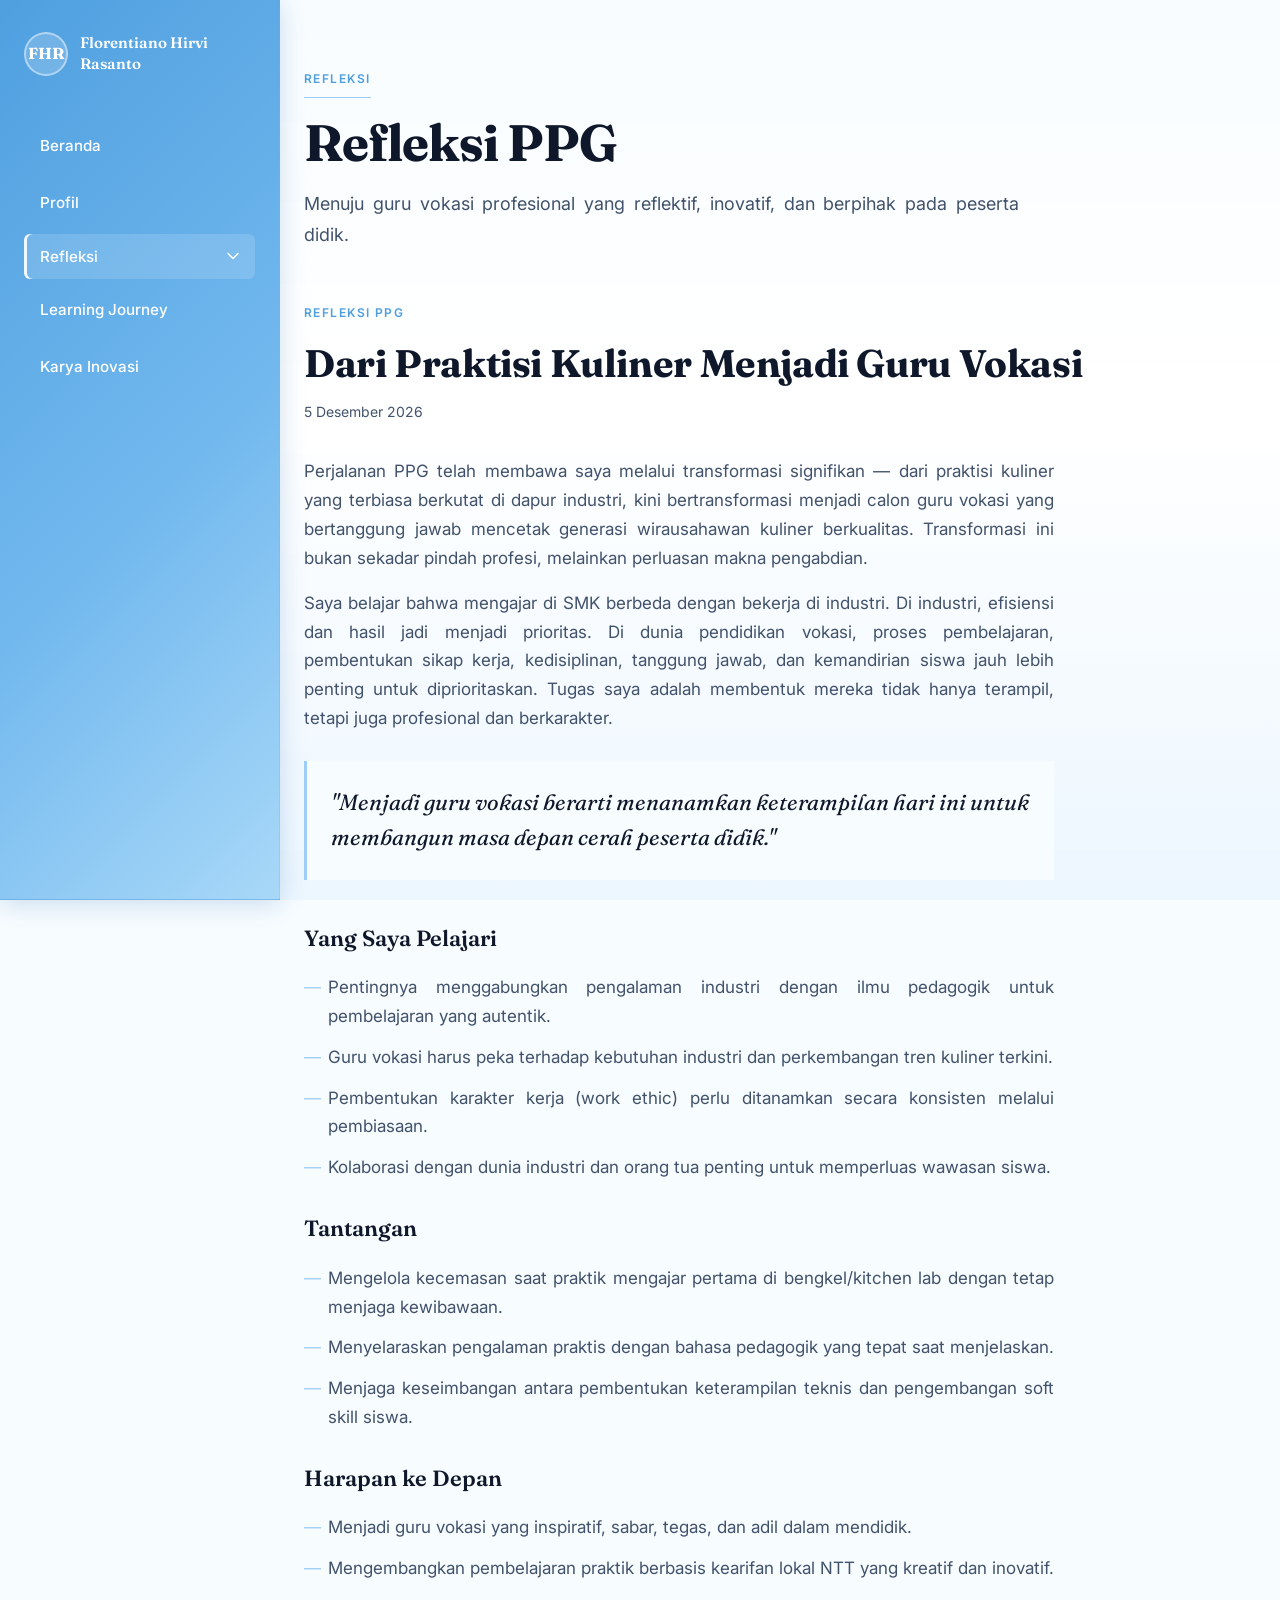
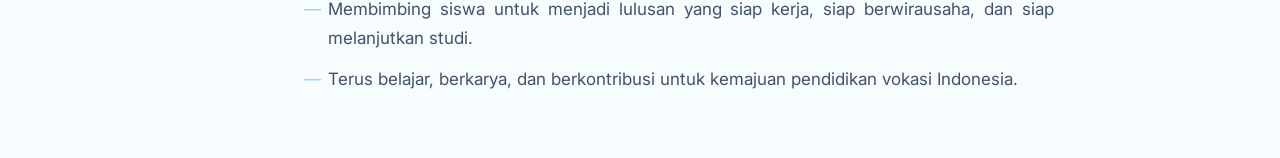
<file: refleksi/ppg.html>
<!DOCTYPE html>
<html lang="id">
<head>
    <meta charset="UTF-8">
    <meta name="viewport" content="width=device-width, initial-scale=1.0">
    <meta name="description" content="Refleksi PPG - Florentiano Hirvi Rasanto">
    <title>Refleksi PPG | Florentiano Hirvi Rasanto</title>
    
    <link rel="preconnect" href="https://fonts.googleapis.com">
    <link rel="preconnect" href="https://fonts.gstatic.com" crossorigin>
    <link href="https://fonts.googleapis.com/css2?family=Fraunces:ital,opsz,wght@0,9..144,400..700;1,9..144,400..700&family=Inter:wght@400;500;600&display=swap" rel="stylesheet">
    
    <link rel="stylesheet" href="../css/style.css">
    <link rel="icon" href="data:image/svg+xml,%3Csvg xmlns='http://www.w3.org/2000/svg' viewBox='0 0 100 100'%3E%3Crect width='100' height='100' fill='%231B4332' rx='8'/%3E%3Ctext x='50' y='65' font-family='Fraunces, serif' font-size='38' font-weight='700' fill='%23F8F5F0' text-anchor='middle'%3EFHR%3C/text%3E%3C/svg%3E">
</head>
<body>
    <header class="header">
        <nav class="nav container">
            <a href="../beranda/index.html" class="nav__logo" aria-label="Beranda">
                <span class="nav__logo-initials">FHR</span>
                <span class="nav__logo-text">Florentiano Hirvi Rasanto</span>
            </a>
            
            <button class="nav__toggle" id="navToggle" aria-expanded="false" aria-controls="navMenu" aria-label="Buka menu navigasi">
                <span class="nav__toggle-bar"></span>
                <span class="nav__toggle-bar"></span>
                <span class="nav__toggle-bar"></span>
            </button>
            
            <ul class="nav__menu" id="navMenu">
                <li class="nav__item">
                    <a href="../beranda/index.html" class="nav__link">Beranda</a>
                </li>
                <li class="nav__item">
                    <a href="../profil/index.html" class="nav__link">Profil</a>
                </li>
                <li class="nav__item nav__item--dropdown">
                    <button class="nav__link nav__link--dropdown nav__link--active" id="refleksiDropdownBtn" aria-expanded="false" aria-haspopup="true">
                        Refleksi
                        <svg class="nav__dropdown-arrow" width="12" height="8" viewBox="0 0 12 8" fill="none" xmlns="http://www.w3.org/2000/svg" aria-hidden="true">
                            <path d="M1 1.5L6 6.5L11 1.5" stroke="currentColor" stroke-width="1.5" stroke-linecap="round" stroke-linejoin="round"/>
                        </svg>
                    </button>
                    <ul class="nav__dropdown" id="refleksiDropdown" aria-labelledby="refleksiDropdownBtn">
                        <li class="nav__dropdown-item">
                            <a href="../refleksi/semester1.html" class="nav__dropdown-link">Refleksi Semester 1</a>
                        </li>
                        <li class="nav__dropdown-item">
                            <a href="../refleksi/semester2.html" class="nav__dropdown-link">Refleksi Semester 2</a>
                        </li>
                        <li class="nav__dropdown-item">
                            <a href="../refleksi/ppg.html" class="nav__dropdown-link">Refleksi PPG</a>
                        </li>
                    </ul>
                </li>
                <li class="nav__item">
                    <a href="../learning-journey/index.html" class="nav__link">Learning Journey</a>
                </li>
                <li class="nav__item">
                    <a href="../karya-inovasi/index.html" class="nav__link">Karya Inovasi</a>
                </li>
            </ul>
        </nav>
    </header>

    <div class="mobile-menu" id="mobileMenu">
        <button class="mobile-menu__close" id="mobileMenuClose" aria-label="Tutup menu navigasi">
            <svg width="24" height="24" viewBox="0 0 24 24" fill="none" xmlns="http://www.w3.org/2000/svg" aria-hidden="true">
                <path d="M18 6L6 18M6 6L18 18" stroke="currentColor" stroke-width="1.5" stroke-linecap="round" stroke-linejoin="round"/>
            </svg>
        </button>
        <ul class="mobile-menu__list">
            <li class="mobile-menu__item">
                <a href="../beranda/index.html" class="mobile-menu__link">Beranda</a>
            </li>
            <li class="mobile-menu__item">
                <a href="../profil/index.html" class="mobile-menu__link">Profil</a>
            </li>
            <li class="mobile-menu__item mobile-menu__item--accordion">
                <button class="mobile-menu__accordion-btn" id="mobileRefleksiBtn" aria-expanded="false">
                    Refleksi
                    <svg class="mobile-menu__accordion-arrow" width="12" height="8" viewBox="0 0 12 8" fill="none" xmlns="http://www.w3.org/2000/svg" aria-hidden="true">
                        <path d="M1 1.5L6 6.5L11 1.5" stroke="currentColor" stroke-width="1.5" stroke-linecap="round" stroke-linejoin="round"/>
                    </svg>
                </button>
                <ul class="mobile-menu__submenu" id="mobileRefleksiSubmenu">
                    <li class="mobile-menu__submenu-item">
                        <a href="../refleksi/semester1.html" class="mobile-menu__submenu-link">Refleksi Semester 1</a>
                    </li>
                    <li class="mobile-menu__submenu-item">
                        <a href="../refleksi/semester2.html" class="mobile-menu__submenu-link">Refleksi Semester 2</a>
                    </li>
                    <li class="mobile-menu__submenu-item">
                        <a href="../refleksi/ppg.html" class="mobile-menu__submenu-link">Refleksi PPG</a>
                    </li>
                </ul>
            </li>
            <li class="mobile-menu__item">
                <a href="../learning-journey/index.html" class="mobile-menu__link">Learning Journey</a>
            </li>
            <li class="mobile-menu__item">
                <a href="../karya-inovasi/index.html" class="mobile-menu__link">Karya Inovasi</a>
            </li>
        </ul>
    </div>

    <main>
        <section class="refleksi section">
            <div class="container">
                <header class="section__header">
                    <p class="section__label">Refleksi</p>
                    <h2 class="section__title">Refleksi PPG</h2>
                    <p class="section__description">Menuju guru vokasi profesional yang reflektif, inovatif, dan berpihak pada peserta didik.</p>
                </header>
                
                <article class="refleksi__article">
                    <header class="refleksi__article-header">
                        <span class="refleksi__article-label">Refleksi PPG</span>
                        <h3 class="refleksi__article-title">Dari Praktisi Kuliner Menjadi Guru Vokasi</h3>
                        <time class="refleksi__article-date" datetime="2026-12-05">5 Desember 2026</time>
                    </header>
                    <div class="refleksi__article-content">
                        <p>
                            Perjalanan PPG telah membawa saya melalui transformasi signifikan — dari praktisi kuliner yang terbiasa berkutat di dapur industri, kini bertransformasi menjadi calon guru vokasi yang bertanggung jawab mencetak generasi wirausahawan kuliner berkualitas. Transformasi ini bukan sekadar pindah profesi, melainkan perluasan makna pengabdian.
                        </p>
                        <p>
                            Saya belajar bahwa mengajar di SMK berbeda dengan bekerja di industri. Di industri, efisiensi dan hasil jadi menjadi prioritas. Di dunia pendidikan vokasi, proses pembelajaran, pembentukan sikap kerja, kedisiplinan, tanggung jawab, dan kemandirian siswa jauh lebih penting untuk diprioritaskan. Tugas saya adalah membentuk mereka tidak hanya terampil, tetapi juga profesional dan berkarakter.
                        </p>
                        <blockquote class="refleksi__quote">
                            "Menjadi guru vokasi berarti menanamkan keterampilan hari ini untuk membangun masa depan cerah peserta didik."
                        </blockquote>
                        
                        <h4 class="refleksi__subheading">Yang Saya Pelajari</h4>
                        <ul class="refleksi__list">
                            <li>Pentingnya menggabungkan pengalaman industri dengan ilmu pedagogik untuk pembelajaran yang autentik.</li>
                            <li>Guru vokasi harus peka terhadap kebutuhan industri dan perkembangan tren kuliner terkini.</li>
                            <li>Pembentukan karakter kerja (work ethic) perlu ditanamkan secara konsisten melalui pembiasaan.</li>
                            <li>Kolaborasi dengan dunia industri dan orang tua penting untuk memperluas wawasan siswa.</li>
                        </ul>
                        
                        <h4 class="refleksi__subheading">Tantangan</h4>
                        <ul class="refleksi__list">
                            <li>Mengelola kecemasan saat praktik mengajar pertama di bengkel/kitchen lab dengan tetap menjaga kewibawaan.</li>
                            <li>Menyelaraskan pengalaman praktis dengan bahasa pedagogik yang tepat saat menjelaskan.</li>
                            <li>Menjaga keseimbangan antara pembentukan keterampilan teknis dan pengembangan soft skill siswa.</li>
                        </ul>
                        
                        <h4 class="refleksi__subheading">Harapan ke Depan</h4>
                        <ul class="refleksi__list">
                            <li>Menjadi guru vokasi yang inspiratif, sabar, tegas, dan adil dalam mendidik.</li>
                            <li>Mengembangkan pembelajaran praktik berbasis kearifan lokal NTT yang kreatif dan inovatif.</li>
                            <li>Membimbing siswa untuk menjadi lulusan yang siap kerja, siap berwirausaha, dan siap melanjutkan studi.</li>
                            <li>Terus belajar, berkarya, dan berkontribusi untuk kemajuan pendidikan vokasi Indonesia.</li>
                        </ul>
                    </div>
                </article>
            </div>
        </section>
    </main>

    <footer class="footer">
        <div class="container footer__container">
            <div class="footer__main">
                <div class="footer__brand">
                    <div class="footer__logo">
                        <span class="footer__logo-initials">FHR</span>
                        <span class="footer__logo-text">Florentiano Hirvi Rasanto</span>
                    </div>
                    <p class="footer__description">
                        Portofolio mahasiswa PPG Calon Guru 2026 - Bidang Studi Kuliner, Universitas Negeri Makassar.
                    </p>
                </div>
                <div class="footer__nav">
                    <h4 class="footer__nav-title">Navigasi</h4>
                    <ul class="footer__nav-list">
                        <li class="footer__nav-item">
                            <a href="../beranda/index.html" class="footer__nav-link">Beranda</a>
                        </li>
                        <li class="footer__nav-item">
                            <a href="../profil/index.html" class="footer__nav-link">Profil</a>
                        </li>
                        <li class="footer__nav-item">
                            <a href="../learning-journey/index.html" class="footer__nav-link">Learning Journey</a>
                        </li>
                        <li class="footer__nav-item">
                            <a href="../karya-inovasi/index.html" class="footer__nav-link">Karya Inovasi</a>
                        </li>
                    </ul>
                </div>
                <div class="footer__refleksi">
                    <h4 class="footer__nav-title">Refleksi</h4>
                    <ul class="footer__nav-list">
                        <li class="footer__nav-item">
                            <a href="../refleksi/semester1.html" class="footer__nav-link">Refleksi Semester 1</a>
                        </li>
                        <li class="footer__nav-item">
                            <a href="../refleksi/semester2.html" class="footer__nav-link">Refleksi Semester 2</a>
                        </li>
                        <li class="footer__nav-item">
                            <a href="../refleksi/ppg.html" class="footer__nav-link">Refleksi PPG</a>
                        </li>
                    </ul>
                </div>
            </div>
            <div class="footer__bottom">
                <p class="footer__copyright">
                    &copy; <span id="currentYear"></span> Florentiano Hirvi Rasanto. Semua hak dilindungi.
                </p>
                <p class="footer__credit">Dibangun dengan ketelitian untuk perjalanan menjadi guru profesional.</p>
            </div>
        </div>
    </footer>

    <button class="back-to-top" id="backToTop" aria-label="Kembali ke atas">
        <svg width="20" height="20" viewBox="0 0 20 20" fill="none" xmlns="http://www.w3.org/2000/svg" aria-hidden="true">
            <path d="M10 15V5M10 5L5 10M10 5L15 10" stroke="currentColor" stroke-width="1.5" stroke-linecap="round" stroke-linejoin="round"/>
        </svg>
    </button>

    <script src="../js/script.js"></script>
</body>
</html>
</file>
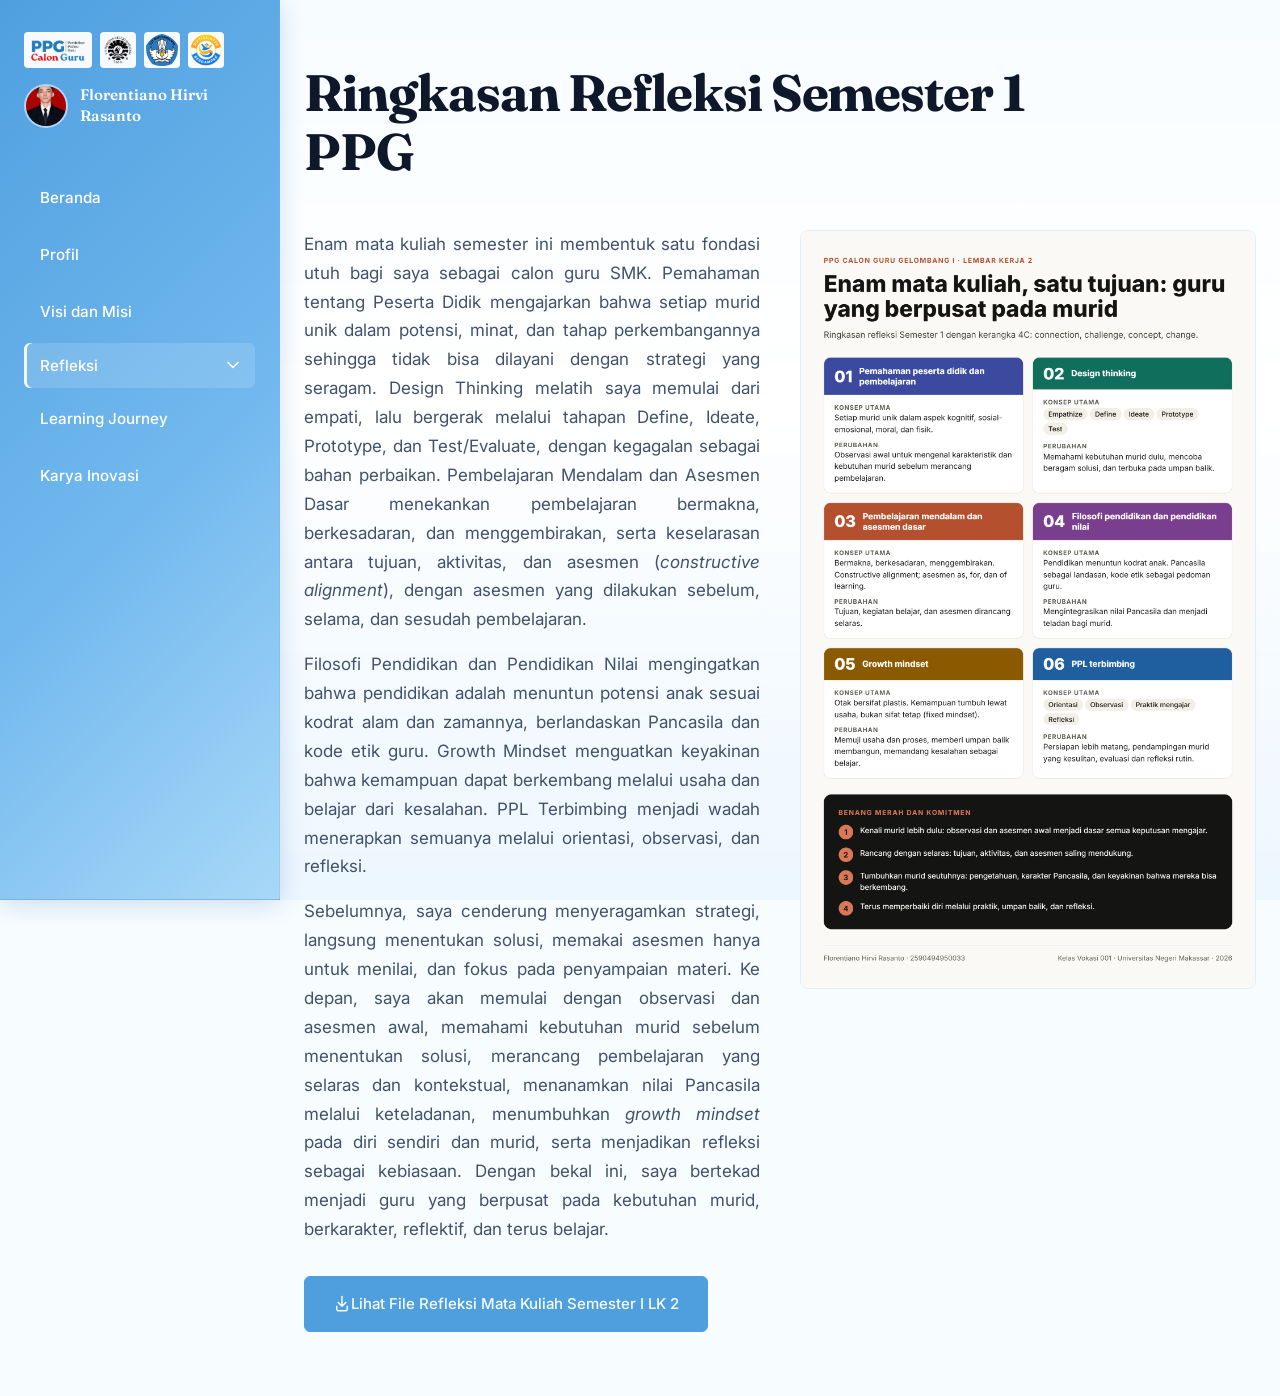
<file: refleksi/semester1.html>
<!DOCTYPE html>
<html lang="id">
<head>
    <meta charset="UTF-8">
    <meta name="viewport" content="width=device-width, initial-scale=1.0">
    <meta name="description" content="Refleksi Semester 1 - Florentiano Hirvi Rasanto">
    <title>Refleksi Semester 1 | Florentiano Hirvi Rasanto</title>
    
    <link rel="preconnect" href="https://fonts.googleapis.com">
    <link rel="preconnect" href="https://fonts.gstatic.com" crossorigin>
    <link href="https://fonts.googleapis.com/css2?family=Fraunces:ital,opsz,wght@0,9..144,400..700;1,9..144,400..700&family=Inter:wght@400;500;600&display=swap" rel="stylesheet">
    
    <link rel="stylesheet" href="../css/style.css?v=19">
    <link rel="icon" href="data:image/svg+xml,%3Csvg xmlns='http://www.w3.org/2000/svg' viewBox='0 0 100 100'%3E%3Crect width='100' height='100' fill='%231B4332' rx='8'/%3E%3Ctext x='50' y='65' font-family='Fraunces, serif' font-size='38' font-weight='700' fill='%23F8F5F0' text-anchor='middle'%3EFHR%3C/text%3E%3C/svg%3E">
    <style>
        @media (max-width: 968px) {
            .refleksi__layout { grid-template-columns: 1fr !important; }
        }
    </style>
</head>
<body>
    <header class="header">
        <nav class="nav container">
            <div class="nav__left">
                <div class="nav__logos">
                    <img src="../beranda/Logo/1001106065-removebg-preview.png" alt="Logo 1" class="nav__logo-img">
                    <img src="../beranda/Logo/2d526868-5b52-4b5e-b3c3-be5d841ffc1e_removalai_preview.png" alt="Logo 2" class="nav__logo-img">
                    <img src="../beranda/Logo/b7ec5d6e-4a33-47c1-ad4f-7ef8073f08b0_removalai_preview.png" alt="Logo 3" class="nav__logo-img">
                    <img src="../beranda/Logo/Logo-Tersier-Diktisaintek-Berdampak-1-768x768.png" alt="Logo Tersier Diktisaintek Berdampak" class="nav__logo-img">
                </div>
                <a href="../beranda/index.html" class="nav__logo" aria-label="Beranda">
                    <img src="../assets/images/foto-profil.jpeg" alt="Foto profil Florentiano Hirvi Rasanto" class="nav__logo-initials">
                    <span class="nav__logo-text">Florentiano Hirvi Rasanto</span>
                </a>
            </div>
            
            <button class="nav__toggle" id="navToggle" aria-expanded="false" aria-controls="navMenu" aria-label="Buka menu navigasi">
                <span class="nav__toggle-bar"></span>
                <span class="nav__toggle-bar"></span>
                <span class="nav__toggle-bar"></span>
            </button>
            
            <ul class="nav__menu" id="navMenu">
                <li class="nav__item">
                    <a href="../beranda/index.html" class="nav__link">Beranda</a>
                </li>
                <li class="nav__item">
                    <a href="../profil/index.html" class="nav__link">Profil</a>
                </li>
                                <li class="nav__item">
                    <a href="../visi-misi/index.html" class="nav__link">Visi dan Misi</a>
                </li>
                <li class="nav__item nav__item--dropdown">
                    <button class="nav__link nav__link--dropdown nav__link--active" id="refleksiDropdownBtn" aria-expanded="false" aria-haspopup="true">
                        Refleksi
                        <svg class="nav__dropdown-arrow" width="12" height="8" viewBox="0 0 12 8" fill="none" xmlns="http://www.w3.org/2000/svg" aria-hidden="true">
                            <path d="M1 1.5L6 6.5L11 1.5" stroke="currentColor" stroke-width="1.5" stroke-linecap="round" stroke-linejoin="round"/>
                        </svg>
                    </button>
                    <ul class="nav__dropdown" id="refleksiDropdown" aria-labelledby="refleksiDropdownBtn">
                        <li class="nav__dropdown-item">
                            <a href="../refleksi/semester1.html" class="nav__dropdown-link nav__dropdown-link--active">Refleksi Semester 1</a>
                        </li>
                        <li class="nav__dropdown-item">
                            <a href="../refleksi/semester2.html" class="nav__dropdown-link">Refleksi Semester 2</a>
                        </li>
                    </ul>
                </li>
                <li class="nav__item">
                    <a href="../learning-journey/index.html" class="nav__link">Learning Journey</a>
                </li>
                <li class="nav__item">
                    <a href="../karya-inovasi/index.html" class="nav__link">Karya Inovasi</a>
                </li>
            </ul>
        </nav>
    </header>

    <div class="mobile-menu" id="mobileMenu">
        <button class="mobile-menu__close" id="mobileMenuClose" aria-label="Tutup menu navigasi">
            <svg width="24" height="24" viewBox="0 0 24 24" fill="none" xmlns="http://www.w3.org/2000/svg" aria-hidden="true">
                <path d="M18 6L6 18M6 6L18 18" stroke="currentColor" stroke-width="1.5" stroke-linecap="round" stroke-linejoin="round"/>
            </svg>
        </button>
        <ul class="mobile-menu__list">
            <li class="mobile-menu__item">
                <a href="../beranda/index.html" class="mobile-menu__link">Beranda</a>
            </li>
            <li class="mobile-menu__item">
                <a href="../profil/index.html" class="mobile-menu__link">Profil</a>
            </li>
                        <li class="mobile-menu__item">
                <a href="../visi-misi/index.html" class="mobile-menu__link">Visi dan Misi</a>
            </li>
            <li class="mobile-menu__item mobile-menu__item--accordion">
                <button class="mobile-menu__accordion-btn" id="mobileRefleksiBtn" aria-expanded="false">
                    Refleksi
                    <svg class="mobile-menu__accordion-arrow" width="12" height="8" viewBox="0 0 12 8" fill="none" xmlns="http://www.w3.org/2000/svg" aria-hidden="true">
                        <path d="M1 1.5L6 6.5L11 1.5" stroke="currentColor" stroke-width="1.5" stroke-linecap="round" stroke-linejoin="round"/>
                    </svg>
                </button>
                <ul class="mobile-menu__submenu" id="mobileRefleksiSubmenu">
                    <li class="mobile-menu__submenu-item">
                        <a href="../refleksi/semester1.html" class="mobile-menu__submenu-link mobile-menu__submenu-link--active">Refleksi Semester 1</a>
                    </li>
                    <li class="mobile-menu__submenu-item">
                        <a href="../refleksi/semester2.html" class="mobile-menu__submenu-link">Refleksi Semester 2</a>
                    </li>
                </ul>
            </li>
            <li class="mobile-menu__item">
                <a href="../learning-journey/index.html" class="mobile-menu__link">Learning Journey</a>
            </li>
            <li class="mobile-menu__item">
                <a href="../karya-inovasi/index.html" class="mobile-menu__link">Karya Inovasi</a>
            </li>
        </ul>
    </div>

    <main>
        <section class="refleksi section">
            <div class="container">
                <header class="section__header">
                    <h2 class="section__title">Ringkasan Refleksi Semester 1 PPG</h2>
                </header>
                
                <article class="refleksi__article">
                    <div class="refleksi__layout" style="display: grid; grid-template-columns: repeat(2, 1fr); gap: clamp(1.5rem, 4vw, 2.5rem); align-items: start;">
                        <div class="refleksi__article-content">
                            <p>
                                Enam mata kuliah semester ini membentuk satu fondasi utuh bagi saya sebagai calon guru SMK. Pemahaman tentang Peserta Didik mengajarkan bahwa setiap murid unik dalam potensi, minat, dan tahap perkembangannya sehingga tidak bisa dilayani dengan strategi yang seragam. Design Thinking melatih saya memulai dari empati, lalu bergerak melalui tahapan Define, Ideate, Prototype, dan Test/Evaluate, dengan kegagalan sebagai bahan perbaikan. Pembelajaran Mendalam dan Asesmen Dasar menekankan pembelajaran bermakna, berkesadaran, dan menggembirakan, serta keselarasan antara tujuan, aktivitas, dan asesmen (<em>constructive alignment</em>), dengan asesmen yang dilakukan sebelum, selama, dan sesudah pembelajaran.
                            </p>
                            <p>
                                Filosofi Pendidikan dan Pendidikan Nilai mengingatkan bahwa pendidikan adalah menuntun potensi anak sesuai kodrat alam dan zamannya, berlandaskan Pancasila dan kode etik guru. Growth Mindset menguatkan keyakinan bahwa kemampuan dapat berkembang melalui usaha dan belajar dari kesalahan. PPL Terbimbing menjadi wadah menerapkan semuanya melalui orientasi, observasi, dan refleksi.
                            </p>
                            <p>
                                Sebelumnya, saya cenderung menyeragamkan strategi, langsung menentukan solusi, memakai asesmen hanya untuk menilai, dan fokus pada penyampaian materi. Ke depan, saya akan memulai dengan observasi dan asesmen awal, memahami kebutuhan murid sebelum menentukan solusi, merancang pembelajaran yang selaras dan kontekstual, menanamkan nilai Pancasila melalui keteladanan, menumbuhkan <em>growth mindset</em> pada diri sendiri dan murid, serta menjadikan refleksi sebagai kebiasaan. Dengan bekal ini, saya bertekad menjadi guru yang berpusat pada kebutuhan murid, berkarakter, reflektif, dan terus belajar.
                            </p>
                        </div>
                        <figure class="refleksi__infographic" style="margin: 0;">
                            <img src="Infografis refleksi semester 1.png" alt="Infografis Refleksi Semester 1 PPG" style="width: 100%; height: auto; border-radius: var(--radius-lg); border: 1px solid var(--color-border); box-shadow: var(--shadow-soft);">
                        </figure>
                    </div>
                    <div class="refleksi__actions" style="margin-top: 2rem;">
                        <a href="../assets/documents/Refleksi Mata Kuliah Semester I LK 2.pdf" class="btn btn--primary" target="_blank" rel="noopener noreferrer">
                            <svg width="18" height="18" viewBox="0 0 18 18" fill="none" xmlns="http://www.w3.org/2000/svg" aria-hidden="true">
                                <path d="M9 1.5V11.25M9 11.25L5.25 7.5M9 11.25L12.75 7.5M3.75 11.25V14.25C3.75 14.6478 3.90804 15.0294 4.18934 15.3107C4.47064 15.592 4.85218 15.75 5.25 15.75H12.75C13.1478 15.75 13.5294 15.592 13.8107 15.3107C14.092 15.0294 14.25 14.6478 14.25 14.25V11.25" stroke="currentColor" stroke-width="1.5" stroke-linecap="round" stroke-linejoin="round"/>
                            </svg>
                            Lihat File Refleksi Mata Kuliah Semester I LK 2
                        </a>
                    </div>
                </article>
            </div>
        </section>
    </main>

    <footer class="footer">
        <div class="container footer__container">
            <div class="footer__main">
                <div class="footer__brand">
                    <div class="footer__logo">
                        <img src="../assets/images/foto-profil.jpeg" alt="Foto profil Florentiano Hirvi Rasanto" class="footer__logo-initials">
                        <span class="footer__logo-text">Florentiano Hirvi Rasanto</span>
                    </div>
                    <p class="footer__description">
                        Portofolio mahasiswa PPG Calon Guru 2026 - Bidang Studi Kuliner, Universitas Negeri Makassar.
                    </p>
                </div>
            </div>
            <div class="footer__bottom">
                <p class="footer__copyright">
                    &copy; <span id="currentYear"></span> Florentiano Hirvi Rasanto. Semua hak dilindungi.
                </p>
                <p class="footer__credit">Dibangun dengan ketelitian untuk perjalanan menjadi guru profesional.</p>
            </div>
        </div>
    </footer>

    <button class="back-to-top" id="backToTop" aria-label="Kembali ke atas">
        <svg width="20" height="20" viewBox="0 0 20 20" fill="none" xmlns="http://www.w3.org/2000/svg" aria-hidden="true">
            <path d="M10 15V5M10 5L5 10M10 5L15 10" stroke="currentColor" stroke-width="1.5" stroke-linecap="round" stroke-linejoin="round"/>
        </svg>
    </button>

    <script src="../js/script.js"></script>
</body>
</html>
</file>
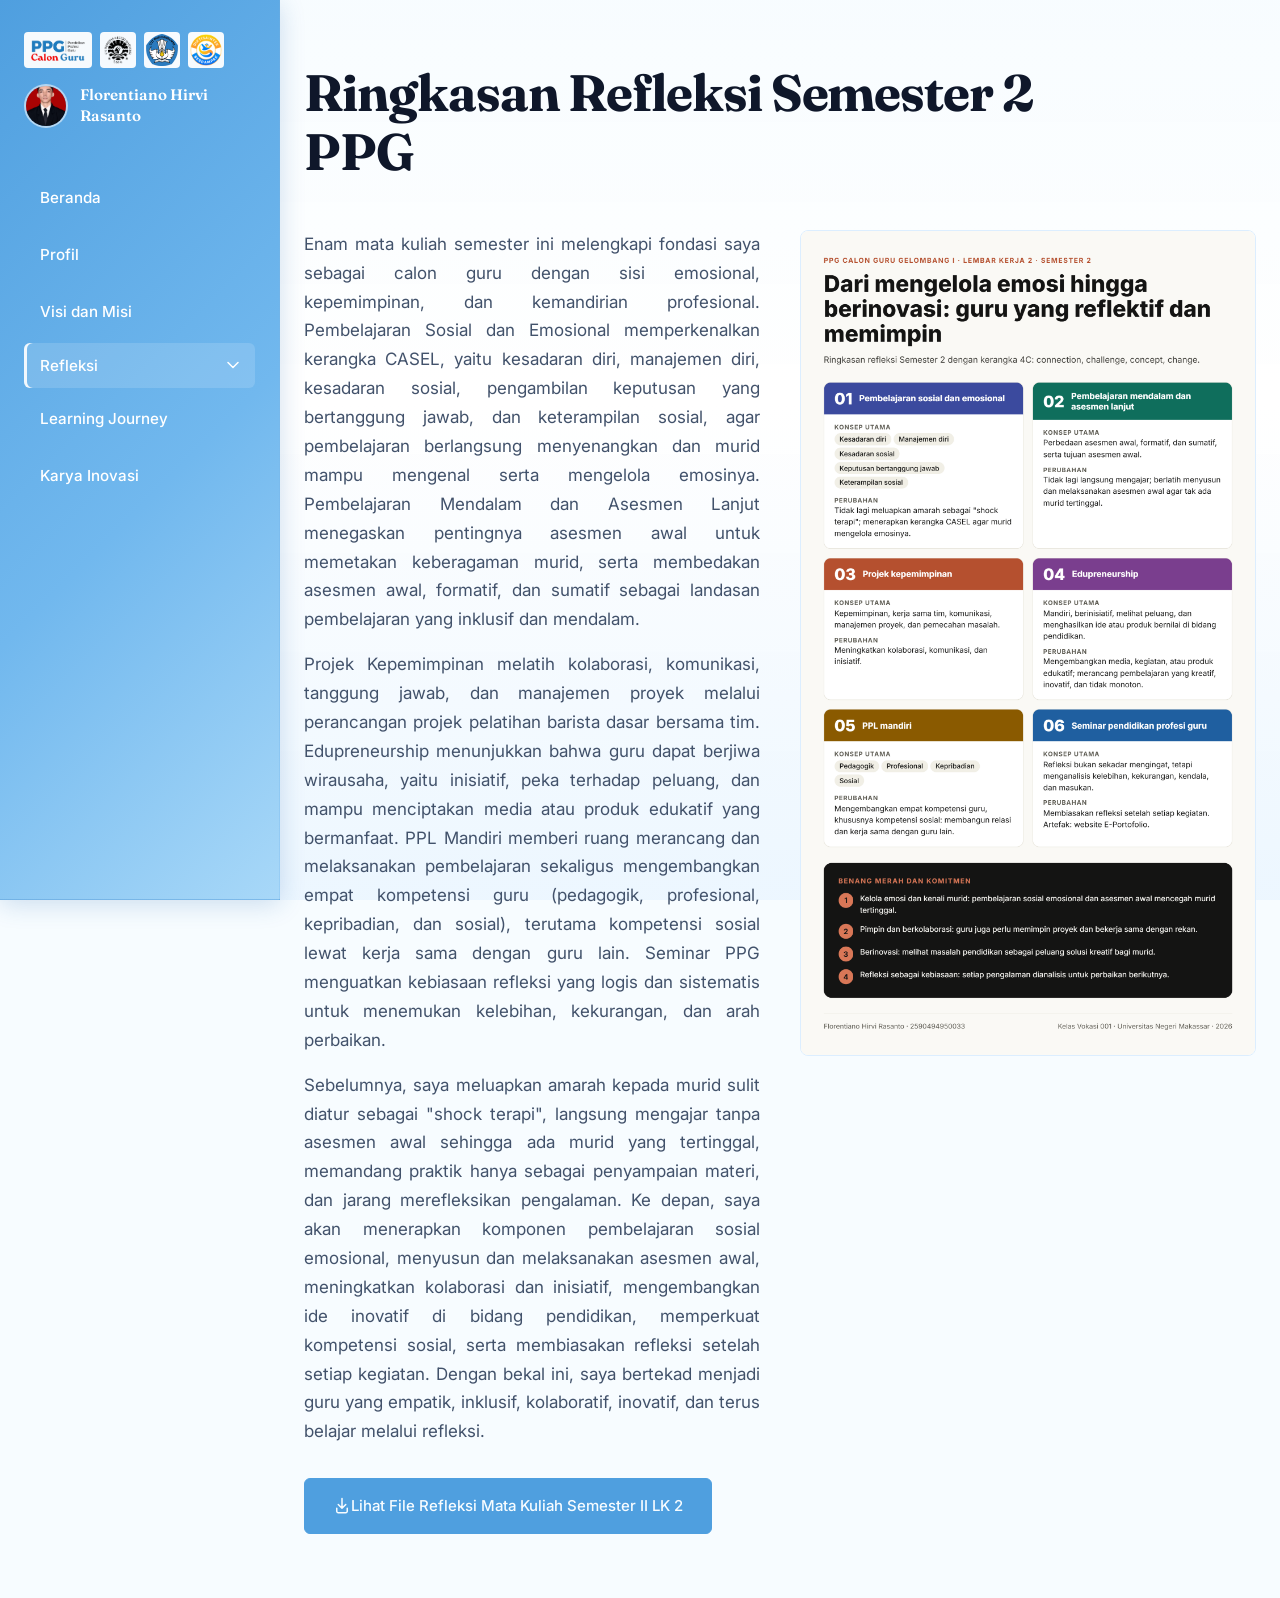
<file: refleksi/semester2.html>
<!DOCTYPE html>
<html lang="id">
<head>
    <meta charset="UTF-8">
    <meta name="viewport" content="width=device-width, initial-scale=1.0">
    <meta name="description" content="Refleksi Semester 2 - Florentiano Hirvi Rasanto">
    <title>Refleksi Semester 2 | Florentiano Hirvi Rasanto</title>
    
    <link rel="preconnect" href="https://fonts.googleapis.com">
    <link rel="preconnect" href="https://fonts.gstatic.com" crossorigin>
    <link href="https://fonts.googleapis.com/css2?family=Fraunces:ital,opsz,wght@0,9..144,400..700;1,9..144,400..700&family=Inter:wght@400;500;600&display=swap" rel="stylesheet">
    
    <link rel="stylesheet" href="../css/style.css?v=19">
    <link rel="icon" href="data:image/svg+xml,%3Csvg xmlns='http://www.w3.org/2000/svg' viewBox='0 0 100 100'%3E%3Crect width='100' height='100' fill='%231B4332' rx='8'/%3E%3Ctext x='50' y='65' font-family='Fraunces, serif' font-size='38' font-weight='700' fill='%23F8F5F0' text-anchor='middle'%3EFHR%3C/text%3E%3C/svg%3E">
    <style>
        @media (max-width: 968px) {
            .refleksi__layout { grid-template-columns: 1fr !important; }
        }
    </style>
</head>
<body>
    <header class="header">
        <nav class="nav container">
            <div class="nav__left">
                <div class="nav__logos">
                    <img src="../beranda/Logo/1001106065-removebg-preview.png" alt="Logo 1" class="nav__logo-img">
                    <img src="../beranda/Logo/2d526868-5b52-4b5e-b3c3-be5d841ffc1e_removalai_preview.png" alt="Logo 2" class="nav__logo-img">
                    <img src="../beranda/Logo/b7ec5d6e-4a33-47c1-ad4f-7ef8073f08b0_removalai_preview.png" alt="Logo 3" class="nav__logo-img">
                    <img src="../beranda/Logo/Logo-Tersier-Diktisaintek-Berdampak-1-768x768.png" alt="Logo Tersier Diktisaintek Berdampak" class="nav__logo-img">
                </div>
                <a href="../beranda/index.html" class="nav__logo" aria-label="Beranda">
                    <img src="../assets/images/foto-profil.jpeg" alt="Foto profil Florentiano Hirvi Rasanto" class="nav__logo-initials">
                    <span class="nav__logo-text">Florentiano Hirvi Rasanto</span>
                </a>
            </div>
            
            <button class="nav__toggle" id="navToggle" aria-expanded="false" aria-controls="navMenu" aria-label="Buka menu navigasi">
                <span class="nav__toggle-bar"></span>
                <span class="nav__toggle-bar"></span>
                <span class="nav__toggle-bar"></span>
            </button>
            
            <ul class="nav__menu" id="navMenu">
                <li class="nav__item">
                    <a href="../beranda/index.html" class="nav__link">Beranda</a>
                </li>
                <li class="nav__item">
                    <a href="../profil/index.html" class="nav__link">Profil</a>
                </li>
                                <li class="nav__item">
                    <a href="../visi-misi/index.html" class="nav__link">Visi dan Misi</a>
                </li>
                <li class="nav__item nav__item--dropdown">
                    <button class="nav__link nav__link--dropdown nav__link--active" id="refleksiDropdownBtn" aria-expanded="false" aria-haspopup="true">
                        Refleksi
                        <svg class="nav__dropdown-arrow" width="12" height="8" viewBox="0 0 12 8" fill="none" xmlns="http://www.w3.org/2000/svg" aria-hidden="true">
                            <path d="M1 1.5L6 6.5L11 1.5" stroke="currentColor" stroke-width="1.5" stroke-linecap="round" stroke-linejoin="round"/>
                        </svg>
                    </button>
                    <ul class="nav__dropdown" id="refleksiDropdown" aria-labelledby="refleksiDropdownBtn">
                        <li class="nav__dropdown-item">
                            <a href="../refleksi/semester1.html" class="nav__dropdown-link">Refleksi Semester 1</a>
                        </li>
                        <li class="nav__dropdown-item">
                            <a href="../refleksi/semester2.html" class="nav__dropdown-link nav__dropdown-link--active">Refleksi Semester 2</a>
                        </li>
                    </ul>
                </li>
                <li class="nav__item">
                    <a href="../learning-journey/index.html" class="nav__link">Learning Journey</a>
                </li>
                <li class="nav__item">
                    <a href="../karya-inovasi/index.html" class="nav__link">Karya Inovasi</a>
                </li>
            </ul>
        </nav>
    </header>

    <div class="mobile-menu" id="mobileMenu">
        <button class="mobile-menu__close" id="mobileMenuClose" aria-label="Tutup menu navigasi">
            <svg width="24" height="24" viewBox="0 0 24 24" fill="none" xmlns="http://www.w3.org/2000/svg" aria-hidden="true">
                <path d="M18 6L6 18M6 6L18 18" stroke="currentColor" stroke-width="1.5" stroke-linecap="round" stroke-linejoin="round"/>
            </svg>
        </button>
        <ul class="mobile-menu__list">
            <li class="mobile-menu__item">
                <a href="../beranda/index.html" class="mobile-menu__link">Beranda</a>
            </li>
            <li class="mobile-menu__item">
                <a href="../profil/index.html" class="mobile-menu__link">Profil</a>
            </li>
                        <li class="mobile-menu__item">
                <a href="../visi-misi/index.html" class="mobile-menu__link">Visi dan Misi</a>
            </li>
            <li class="mobile-menu__item mobile-menu__item--accordion">
                <button class="mobile-menu__accordion-btn" id="mobileRefleksiBtn" aria-expanded="false">
                    Refleksi
                    <svg class="mobile-menu__accordion-arrow" width="12" height="8" viewBox="0 0 12 8" fill="none" xmlns="http://www.w3.org/2000/svg" aria-hidden="true">
                        <path d="M1 1.5L6 6.5L11 1.5" stroke="currentColor" stroke-width="1.5" stroke-linecap="round" stroke-linejoin="round"/>
                    </svg>
                </button>
                <ul class="mobile-menu__submenu" id="mobileRefleksiSubmenu">
                    <li class="mobile-menu__submenu-item">
                        <a href="../refleksi/semester1.html" class="mobile-menu__submenu-link">Refleksi Semester 1</a>
                    </li>
                    <li class="mobile-menu__submenu-item">
                        <a href="../refleksi/semester2.html" class="mobile-menu__submenu-link mobile-menu__submenu-link--active">Refleksi Semester 2</a>
                    </li>
                </ul>
            </li>
            <li class="mobile-menu__item">
                <a href="../learning-journey/index.html" class="mobile-menu__link">Learning Journey</a>
            </li>
            <li class="mobile-menu__item">
                <a href="../karya-inovasi/index.html" class="mobile-menu__link">Karya Inovasi</a>
            </li>
        </ul>
    </div>

    <main>
        <section class="refleksi section">
            <div class="container">
                <header class="section__header">
                    <h2 class="section__title">Ringkasan Refleksi Semester 2 PPG</h2>
                </header>
                
                <article class="refleksi__article">
                    <div class="refleksi__layout" style="display: grid; grid-template-columns: repeat(2, 1fr); gap: clamp(1.5rem, 4vw, 2.5rem); align-items: start;">
                        <div class="refleksi__article-content">
                            <p>
                                Enam mata kuliah semester ini melengkapi fondasi saya sebagai calon guru dengan sisi emosional, kepemimpinan, dan kemandirian profesional. Pembelajaran Sosial dan Emosional memperkenalkan kerangka CASEL, yaitu kesadaran diri, manajemen diri, kesadaran sosial, pengambilan keputusan yang bertanggung jawab, dan keterampilan sosial, agar pembelajaran berlangsung menyenangkan dan murid mampu mengenal serta mengelola emosinya. Pembelajaran Mendalam dan Asesmen Lanjut menegaskan pentingnya asesmen awal untuk memetakan keberagaman murid, serta membedakan asesmen awal, formatif, dan sumatif sebagai landasan pembelajaran yang inklusif dan mendalam.
                            </p>
                            <p>
                                Projek Kepemimpinan melatih kolaborasi, komunikasi, tanggung jawab, dan manajemen proyek melalui perancangan projek pelatihan barista dasar bersama tim. Edupreneurship menunjukkan bahwa guru dapat berjiwa wirausaha, yaitu inisiatif, peka terhadap peluang, dan mampu menciptakan media atau produk edukatif yang bermanfaat. PPL Mandiri memberi ruang merancang dan melaksanakan pembelajaran sekaligus mengembangkan empat kompetensi guru (pedagogik, profesional, kepribadian, dan sosial), terutama kompetensi sosial lewat kerja sama dengan guru lain. Seminar PPG menguatkan kebiasaan refleksi yang logis dan sistematis untuk menemukan kelebihan, kekurangan, dan arah perbaikan.
                            </p>
                            <p>
                                Sebelumnya, saya meluapkan amarah kepada murid sulit diatur sebagai "shock terapi", langsung mengajar tanpa asesmen awal sehingga ada murid yang tertinggal, memandang praktik hanya sebagai penyampaian materi, dan jarang merefleksikan pengalaman. Ke depan, saya akan menerapkan komponen pembelajaran sosial emosional, menyusun dan melaksanakan asesmen awal, meningkatkan kolaborasi dan inisiatif, mengembangkan ide inovatif di bidang pendidikan, memperkuat kompetensi sosial, serta membiasakan refleksi setelah setiap kegiatan. Dengan bekal ini, saya bertekad menjadi guru yang empatik, inklusif, kolaboratif, inovatif, dan terus belajar melalui refleksi.
                            </p>
                        </div>
                        <figure class="refleksi__infographic" style="margin: 0;">
                            <img src="Infografis refleksi semester 2.png" alt="Infografis Refleksi Semester 2 PPG" style="width: 100%; height: auto; border-radius: var(--radius-lg); border: 1px solid var(--color-border); box-shadow: var(--shadow-soft);">
                        </figure>
                    </div>
                    <div class="refleksi__actions" style="margin-top: 2rem;">
                        <a href="../assets/documents/Refleksi Mata Kuliah Semester II LK 2.pdf" class="btn btn--primary" target="_blank" rel="noopener noreferrer">
                            <svg width="18" height="18" viewBox="0 0 18 18" fill="none" xmlns="http://www.w3.org/2000/svg" aria-hidden="true">
                                <path d="M9 1.5V11.25M9 11.25L5.25 7.5M9 11.25L12.75 7.5M3.75 11.25V14.25C3.75 14.6478 3.90804 15.0294 4.18934 15.3107C4.47064 15.592 4.85218 15.75 5.25 15.75H12.75C13.1478 15.75 13.5294 15.592 13.8107 15.3107C14.092 15.0294 14.25 14.6478 14.25 14.25V11.25" stroke="currentColor" stroke-width="1.5" stroke-linecap="round" stroke-linejoin="round"/>
                            </svg>
                            Lihat File Refleksi Mata Kuliah Semester II LK 2
                        </a>
                    </div>
                </article>
            </div>
        </section>
    </main>

    <footer class="footer">
        <div class="container footer__container">
            <div class="footer__main">
                <div class="footer__brand">
                    <div class="footer__logo">
                        <img src="../assets/images/foto-profil.jpeg" alt="Foto profil Florentiano Hirvi Rasanto" class="footer__logo-initials">
                        <span class="footer__logo-text">Florentiano Hirvi Rasanto</span>
                    </div>
                    <p class="footer__description">
                        Portofolio mahasiswa PPG Calon Guru 2026 - Bidang Studi Kuliner, Universitas Negeri Makassar.
                    </p>
                </div>
            </div>
            <div class="footer__bottom">
                <p class="footer__copyright">
                    &copy; <span id="currentYear"></span> Florentiano Hirvi Rasanto. Semua hak dilindungi.
                </p>
                <p class="footer__credit">Dibangun dengan ketelitian untuk perjalanan menjadi guru profesional.</p>
            </div>
        </div>
    </footer>

    <button class="back-to-top" id="backToTop" aria-label="Kembali ke atas">
        <svg width="20" height="20" viewBox="0 0 20 20" fill="none" xmlns="http://www.w3.org/2000/svg" aria-hidden="true">
            <path d="M10 15V5M10 5L5 10M10 5L15 10" stroke="currentColor" stroke-width="1.5" stroke-linecap="round" stroke-linejoin="round"/>
        </svg>
    </button>

    <script src="../js/script.js"></script>
</body>
</html>
</file>
<file: css/style.css>
/* ===================================
   PORTOFOLIO PPG CALON GURU 2026
   Florentiano Hirvi Rasanto - Bidang Studi Kuliner
   =================================== */

/* -----------------------------------
   Variables
   ----------------------------------- */
:root {
    /* Color Palette - Bright Blue & White Theme */
    --color-ink: #0F172A;
    --color-ink-light: #42526B;
    --color-cream: #F7FCFF;
    --color-cream-dark: #EBF6FF;
    --color-deep-green: #4F9FDF;
    --color-deep-green-light: #8CC9F5;
    --color-warm-accent: #9ECEF5;
    --color-warm-accent-dark: #76B8EC;
    --color-border: #DCEEFF;
    --color-border-light: #EBF6FF;
    --color-white: #FFFFFF;
    --color-surface: #FFFFFF;
    --color-navbar: #4F9FDF;
    --color-navbar-text: #FFFFFF;
    --color-footer: #3A87C8;
    --color-footer-text: #FFFFFF;
    
    /* Typography */
    --font-heading: 'Fraunces', Georgia, 'Times New Roman', serif;
    --font-body: 'Inter', -apple-system, BlinkMacSystemFont, 'Segoe UI', 'Roboto', 'Oxygen',
        'Ubuntu', 'Cantarell', 'Fira Sans', 'Droid Sans', 'Helvetica Neue',
        sans-serif;
    
    /* Spacing */
    --space-xs: 0.5rem;
    --space-sm: 0.75rem;
    --space-md: 1rem;
    --space-lg: 1.5rem;
    --space-xl: 2rem;
    --space-2xl: 3rem;
    --space-3xl: 4rem;
    --space-4xl: 6rem;
    
    /* Border Radius */
    --radius-sm: 4px;
    --radius-md: 6px;
    --radius-lg: 8px;
    
    /* Transitions */
    --transition-fast: 200ms cubic-bezier(0.4, 0, 0.2, 1);
    --transition-base: 300ms cubic-bezier(0.4, 0, 0.2, 1);
    --transition-slow: 400ms cubic-bezier(0.4, 0, 0.2, 1);
    --transition-smooth: 500ms cubic-bezier(0.22, 1, 0.36, 1);
    
    /* Layout */
    --container-max: 1280px;
    --header-height: 80px;
    --sidebar-width: 280px;
}

/* -----------------------------------
   Reset & Base
   ----------------------------------- */
*, *::before, *::after {
    box-sizing: border-box;
    margin: 0;
    padding: 0;
}

html {
    scroll-behavior: smooth;
    scroll-padding-top: calc(var(--header-height) + 2rem);
}

body {
    font-family: var(--font-body);
    font-size: 1rem;
    line-height: 1.7;
    color: var(--color-ink);
    background-color: var(--color-white);
    -webkit-font-smoothing: antialiased;
    -moz-osx-font-smoothing: grayscale;
    text-rendering: optimizeLegibility;
}

body {
    background-color: var(--color-cream);
    background-image: url('https://images.unsplash.com/photo-1414235077428-338989a2e8c0?w=1920&q=80&auto=format&fit=crop');
    background-size: cover;
    background-position: center;
    background-attachment: fixed;
    background-repeat: no-repeat;
}

body::before {
    content: '';
    position: fixed;
    inset: 0;
    background: linear-gradient(180deg, rgba(247, 252, 255, 0.93) 0%, rgba(255, 255, 255, 0.91) 45%, rgba(235, 246, 255, 0.93) 100%);
    z-index: -1;
    pointer-events: none;
}

img {
    max-width: 100%;
    height: auto;
    display: block;
}

a {
    color: inherit;
    text-decoration: none;
}

button {
    font-family: inherit;
    font-size: inherit;
    background: none;
    border: none;
    cursor: pointer;
    color: inherit;
}

ul, ol {
    list-style: none;
}

:focus-visible {
    outline: 2px solid var(--color-deep-green);
    outline-offset: 2px;
}

/* -----------------------------------
   Layout
   ----------------------------------- */
.container {
    max-width: var(--container-max);
    margin: 0 auto;
    padding: 0 var(--space-lg);
}

.section {
    padding: var(--space-3xl) 0;
}

.section--alt {
    background-color: var(--color-cream);
}

.section__header {
    margin-bottom: var(--space-2xl);
    max-width: 800px;
}

.section__label {
    display: inline-block;
    font-size: 0.75rem;
    font-weight: 600;
    letter-spacing: 0.12em;
    text-transform: uppercase;
    color: var(--color-deep-green);
    margin-bottom: var(--space-md);
    padding-bottom: var(--space-xs);
    border-bottom: 1px solid var(--color-warm-accent);
}

.section__title {
    font-family: var(--font-heading);
    font-size: clamp(2rem, 4vw, 3.5rem);
    font-weight: 700;
    line-height: 1.15;
    letter-spacing: -0.02em;
    margin-bottom: var(--space-md);
    color: var(--color-ink);
}

.section__description {
    font-size: 1.125rem;
    color: var(--color-ink-light);
    max-width: 65ch;
}

main p:not(.section__label):not(.hero__label):not(.hero__metadata-label):not(.hero__metadata-value):not(.karya__card-category):not(.timeline__year):not(.refleksi__article-label):not(.refleksi__article-date):not(.footer__copyright):not(.footer__credit):not(.footer__description),
main .refleksi__article-content li,
main .visi-misi__list li,
main .timeline__description {
    text-align: justify;
    text-justify: inter-word;
    hyphens: auto;
}

/* -----------------------------------
   Header & Navigation
   ----------------------------------- */
.header {
    position: sticky;
    top: 0;
    z-index: 100;
    background: linear-gradient(135deg, #4F9FDF 0%, #71B8EE 55%, #A8D8F8 100%);
    backdrop-filter: blur(10px);
    -webkit-backdrop-filter: blur(10px);
    border-bottom: 1px solid rgba(255, 255, 255, 0.18);
    height: var(--header-height);
    transition: background-color var(--transition-base), box-shadow var(--transition-base);
}

.nav {
    display: flex;
    align-items: center;
    justify-content: space-between;
    height: 100%;
    gap: var(--space-xl);
}

.nav__left {
    display: flex;
    align-items: center;
    gap: var(--space-md);
    flex-wrap: wrap;
}

.nav__logos {
    display: flex;
    align-items: center;
    gap: var(--space-xs);
}

.nav__logo-img {
    height: 40px;
    width: auto;
    object-fit: contain;
    background-color: rgba(255, 255, 255, 0.95);
    border-radius: var(--radius-sm);
    padding: 2px;
    transition: transform var(--transition-base), box-shadow var(--transition-base);
}

.nav__logo-img:hover {
    transform: translateY(-1px);
}

.nav__logo {
    display: flex;
    align-items: center;
    gap: var(--space-sm);
    transition: opacity var(--transition-base), transform var(--transition-base);
}

.nav__logo:hover {
    opacity: 0.92;
    transform: translateY(-1px);
}

.nav__logo-initials {
    display: flex;
    align-items: center;
    justify-content: center;
    width: 44px;
    height: 44px;
    background-color: var(--color-white);
    color: var(--color-deep-green);
    font-family: var(--font-heading);
    font-size: 1rem;
    font-weight: 700;
    border-radius: 50%;
    flex-shrink: 0;
    object-fit: cover;
    border: 2px solid rgba(255, 255, 255, 0.45);
}

.nav__logo-text {
    font-family: var(--font-heading);
    font-size: 1rem;
    font-weight: 600;
    color: var(--color-white);
    display: none;
}

.nav__toggle {
    display: flex;
    flex-direction: column;
    gap: 4px;
    padding: var(--space-sm);
    transition: opacity var(--transition-base), transform var(--transition-base);
}

.nav__toggle:hover {
    opacity: 0.9;
}

.nav__toggle-bar {
    width: 24px;
    height: 1.5px;
    background-color: var(--color-navbar-text);
    transition: transform var(--transition-base), opacity var(--transition-base);
}

.nav__menu {
    display: none;
    align-items: center;
    gap: var(--space-xl);
}

.nav__item {
    position: relative;
}

.nav__link {
    display: inline-flex;
    align-items: center;
    gap: var(--space-xs);
    font-size: 0.9375rem;
    font-weight: 500;
    color: rgba(255, 255, 255, 0.88);
    padding: var(--space-xs) 0;
    transition: color var(--transition-base), background-color var(--transition-base), transform var(--transition-base), opacity var(--transition-base);
    position: relative;
}

.nav__link:hover,
.nav__link:focus {
    color: #FFFFFF;
}

.nav__link--active {
    color: #FFFFFF;
}

.nav__link--active::after {
    content: '';
    position: absolute;
    bottom: 0;
    left: 0;
    width: 100%;
    height: 1px;
    background-color: rgba(255, 255, 255, 0.9);
}

.nav__link--dropdown {
    background: none;
    border: none;
    font-family: inherit;
    font-size: 0.9375rem;
    cursor: pointer;
}

.nav__dropdown-arrow {
    transition: transform var(--transition-base);
}

.nav__item--dropdown:hover .nav__dropdown-arrow,
.nav__item--dropdown:focus-within .nav__dropdown-arrow {
    transform: rotate(180deg);
}

.nav__dropdown {
    position: absolute;
    top: calc(100% + 12px);
    left: 0;
    min-width: 220px;
    background-color: var(--color-white);
    border: 1px solid var(--color-border);
    border-radius: var(--radius-md);
    padding: var(--space-sm) 0;
    opacity: 0;
    visibility: hidden;
    transform: translateY(-8px);
    transition: opacity var(--transition-base), visibility var(--transition-base), transform var(--transition-smooth);
    box-shadow: 0 10px 30px rgba(15, 23, 42, 0.08);
}

.nav__item--dropdown:hover .nav__dropdown,
.nav__item--dropdown:focus-within .nav__dropdown {
    opacity: 1;
    visibility: visible;
    transform: translateY(0);
}

.nav__dropdown-item {
    width: 100%;
}

.nav__dropdown-link {
    display: block;
    padding: 0.65rem var(--space-lg);
    font-size: 0.875rem;
    color: var(--color-ink-light);
    transition: background-color var(--transition-base), color var(--transition-base), padding-left var(--transition-base);
}

.nav__dropdown-link:hover,
.nav__dropdown-link:focus,
.nav__dropdown-link--active {
    background-color: rgba(27, 95, 168, 0.08);
    color: var(--color-deep-green);
    padding-left: calc(var(--space-lg) + 4px);
}

/* Mobile Menu */
.mobile-menu {
    position: fixed;
    top: 0;
    left: 0;
    width: 100%;
    height: 100vh;
    background-color: rgba(255, 255, 255, 0.98);
    backdrop-filter: blur(8px);
    z-index: 1000;
    display: flex;
    flex-direction: column;
    padding: var(--space-xl);
    transform: translateX(100%);
    transition: transform var(--transition-smooth), opacity var(--transition-base);
    overflow-y: auto;
}

.mobile-menu--active {
    transform: translateX(0);
}

.mobile-menu__close {
    align-self: flex-end;
    padding: var(--space-sm);
    margin-bottom: var(--space-2xl);
    transition: opacity var(--transition-base), transform var(--transition-base);
}

.mobile-menu__close:hover {
    opacity: 0.7;
    transform: rotate(90deg);
}

.mobile-menu__list {
    display: flex;
    flex-direction: column;
    gap: var(--space-lg);
}

.mobile-menu__item {
    border-bottom: 1px solid var(--color-border-light);
    padding-bottom: var(--space-lg);
}

.mobile-menu__link {
    display: block;
    font-family: var(--font-heading);
    font-size: 1.75rem;
    font-weight: 600;
    color: var(--color-ink);
    transition: color var(--transition-base), transform var(--transition-base);
}

.mobile-menu__link:hover,
.mobile-menu__link:focus {
    color: var(--color-deep-green);
    transform: translateX(4px);
}

.mobile-menu__accordion-btn {
    display: flex;
    align-items: center;
    justify-content: space-between;
    width: 100%;
    font-family: var(--font-heading);
    font-size: 1.75rem;
    font-weight: 600;
    color: var(--color-ink);
    text-align: left;
    transition: color var(--transition-base);
}

.mobile-menu__accordion-btn:hover,
.mobile-menu__accordion-btn:focus {
    color: var(--color-deep-green);
}

.mobile-menu__accordion-arrow {
    transition: transform var(--transition-base);
}

.mobile-menu__accordion-btn[aria-expanded="true"] .mobile-menu__accordion-arrow {
    transform: rotate(180deg);
}

.mobile-menu__submenu {
    display: none;
    flex-direction: column;
    gap: var(--space-md);
    margin-top: var(--space-lg);
    padding-left: var(--space-lg);
}

.mobile-menu__submenu--active {
    display: flex;
}

.mobile-menu__submenu-link {
    display: block;
    font-size: 1.125rem;
    color: var(--color-ink-light);
    transition: color var(--transition-base), transform var(--transition-base);
}

.mobile-menu__submenu-link:hover,
.mobile-menu__submenu-link:focus,
.mobile-menu__submenu-link--active {
    color: var(--color-deep-green);
    transform: translateX(4px);
    font-weight: 600;
}

/* Soft page transition */
main {
    animation: pageFadeIn 0.55s cubic-bezier(0.22, 1, 0.36, 1);
}

@keyframes pageFadeIn {
    from { opacity: 0; transform: translateY(10px); }
    to { opacity: 1; transform: translateY(0); }
}

/* -----------------------------------
   Hero Section
   ----------------------------------- */
.hero {
    padding-top: calc(var(--space-3xl) + var(--space-lg));
    padding-bottom: var(--space-3xl);
    background: linear-gradient(180deg, #F7FCFF 0%, #FFFFFF 55%, #EEF5FC 100%);
}

.hero__container {
    display: grid;
    gap: var(--space-2xl);
    align-items: center;
}

.hero__label {
    display: inline-block;
    font-size: 0.75rem;
    font-weight: 600;
    letter-spacing: 0.12em;
    text-transform: uppercase;
    color: var(--color-deep-green);
    margin-bottom: var(--space-lg);
    padding-bottom: var(--space-xs);
    border-bottom: 1px solid var(--color-warm-accent);
}

.hero__title {
    font-family: var(--font-heading);
    font-size: clamp(2.5rem, 6vw, 4.5rem);
    font-weight: 700;
    line-height: 1.1;
    letter-spacing: -0.02em;
    margin-bottom: var(--space-lg);
    color: var(--color-ink);
}

.hero__subtitle {
    font-size: 1.25rem;
    color: var(--color-ink-light);
    margin-bottom: var(--space-xl);
    max-width: 60ch;
}

.hero__actions {
    display: flex;
    flex-wrap: wrap;
    gap: var(--space-md);
    margin-bottom: var(--space-2xl);
}

.btn {
    display: inline-flex;
    align-items: center;
    justify-content: center;
    padding: 0.875rem 1.75rem;
    font-size: 0.9375rem;
    font-weight: 500;
    border-radius: var(--radius-md);
    transition: all var(--transition-base);
    border: 1px solid transparent;
}

.btn--primary {
    background-color: var(--color-deep-green);
    color: var(--color-cream);
    border-color: var(--color-deep-green);
}

.btn--primary:hover,
.btn--primary:focus {
    background-color: var(--color-deep-green-light);
    border-color: var(--color-deep-green-light);
}

.btn--secondary {
    background-color: transparent;
    color: var(--color-ink);
    border-color: var(--color-border);
}

.btn--secondary:hover,
.btn--secondary:focus {
    background-color: var(--color-cream);
    border-color: var(--color-ink-light);
}

.hero__metadata {
    display: grid;
    grid-template-columns: repeat(auto-fit, minmax(200px, 1fr));
    gap: var(--space-lg);
    padding-top: var(--space-xl);
    border-top: 1px solid var(--color-border-light);
}

.hero__meta-item {
    display: flex;
    flex-direction: column;
    gap: var(--space-xs);
}

.hero__meta-label {
    font-size: 0.9375rem;
    font-weight: 800;
    letter-spacing: 0.05em;
    text-transform: uppercase;
    color: var(--color-deep-green);
}

.hero__meta-value {
    font-size: 1.25rem;
    color: var(--color-ink);
    font-weight: 700;
    line-height: 1.45;
}

.hero__image-wrapper {
    position: relative;
    width: 100%;
    max-width: 380px;
    margin-inline: auto;
}

.hero__image-frame {
    position: relative;
    aspect-ratio: 4 / 5;
    overflow: hidden;
    border-radius: var(--radius-lg);
    border: 1px solid var(--color-border);
}

.hero__image {
    width: 100%;
    height: 100%;
    object-fit: cover;
    transition: transform var(--transition-slow);
}

.hero__image-frame:hover .hero__image {
    transform: scale(1.02);
}

/* -----------------------------------
   Profil Section
   ----------------------------------- */
.profil__grid {
    display: grid;
    gap: var(--space-xl);
    margin-bottom: var(--space-2xl);
    align-items: start;
}

.profil__bio {
    display: flex;
    flex-direction: column;
    gap: var(--space-lg);
}

.profil__bio p {
    color: var(--color-ink-light);
    font-size: 1.0625rem;
}

.profil__info-card {
    background-color: var(--color-white);
    border: 1px solid var(--color-border);
    border-radius: var(--radius-lg);
    padding: var(--space-md);
}

.profil__info-title {
    font-family: var(--font-heading);
    font-size: 1.125rem;
    font-weight: 600;
    margin-bottom: var(--space-sm);
    color: var(--color-ink);
}

.profil__info-list {
    display: flex;
    flex-direction: column;
    gap: 0.5rem;
}

.profil__info-item {
    display: flex;
    flex-direction: column;
    gap: 0.1rem;
    padding-bottom: 0.5rem;
    border-bottom: 1px solid var(--color-border-light);
}

.profil__info-item:last-child {
    padding-bottom: 0;
    border-bottom: none;
}

.profil__info-key {
    font-size: 0.6875rem;
    font-weight: 700;
    letter-spacing: 0.06em;
    text-transform: uppercase;
    color: var(--color-deep-green);
}

.profil__info-value {
    display: block;
    width: 100%;
    font-size: 0.9375rem;
    color: var(--color-ink);
    line-height: 1.5;
    text-align: justify;
}

.profil__subtitle {
    font-family: var(--font-heading);
    font-size: 1.75rem;
    font-weight: 600;
    margin-bottom: var(--space-xl);
    color: var(--color-ink);
}

.profil__timeline-section {
    margin-bottom: var(--space-2xl);
}

.profil__visi-misi {
    margin-top: clamp(2.5rem, 6vw, 4rem);
}

.visi-misi__grid {
    display: grid;
    grid-template-columns: repeat(2, 1fr);
    gap: clamp(1.5rem, 4vw, 2rem);
    align-items: stretch;
}

.visi-misi__card {
    background: linear-gradient(145deg, var(--color-surface) 0%, rgba(27, 95, 168, 0.04) 100%);
    border: 1px solid var(--color-border);
    border-radius: var(--radius-lg);
    padding: clamp(1.75rem, 4vw, 2.5rem);
    display: flex;
    flex-direction: column;
    gap: var(--space-md);
    height: 100%;
}

.visi-misi__title {
    font-family: var(--font-heading);
    font-size: clamp(1.25rem, 2.5vw, 1.75rem);
    font-weight: 600;
    color: var(--color-ink);
}

.visi-misi__text {
    color: var(--color-ink-light);
    line-height: 1.9;
    margin: 0;
}

.visi-misi__list {
    display: flex;
    flex-direction: column;
    gap: var(--space-sm);
    margin: 0;
    padding-left: var(--space-lg);
}

.visi-misi__list li {
    color: var(--color-ink-light);
    line-height: 1.9;
}

@media (max-width: 968px) {
    .visi-misi__grid {
        grid-template-columns: 1fr;
    }
}

.timeline {
    display: flex;
    flex-direction: column;
    gap: var(--space-md);
    position: relative;
    padding-left: var(--space-lg);
}

.timeline::before {
    content: '';
    position: absolute;
    left: 6px;
    top: 6px;
    bottom: 6px;
    width: 1px;
    background-color: var(--color-border);
}

.timeline__item {
    position: relative;
    display: grid;
    gap: 0.25rem;
}

.timeline__marker {
    position: absolute;
    left: calc(var(--space-lg) * -1);
    top: 6px;
    width: 13px;
    height: 13px;
    background-color: var(--color-deep-green);
    border-radius: 50%;
    border: 3px solid var(--color-white);
}

.timeline__content {
    display: flex;
    flex-direction: column;
    gap: 0.15rem;
}

.timeline__date {
    font-size: 0.75rem;
    font-weight: 600;
    letter-spacing: 0.06em;
    text-transform: uppercase;
    color: var(--color-deep-green);
}

.timeline__title {
    font-family: var(--font-heading);
    font-size: 1.2rem;
    font-weight: 600;
    color: var(--color-ink);
    line-height: 1.35;
}

.timeline__description {
    color: var(--color-ink-light);
    max-width: 65ch;
    margin: 0;
}

/* -----------------------------------
   Refleksi Section
   ----------------------------------- */
.refleksi__article {
    margin-bottom: var(--space-2xl);
    padding-bottom: var(--space-2xl);
    border-bottom: 1px solid var(--color-border-light);
}

.refleksi__article:last-of-type {
    margin-bottom: 0;
    padding-bottom: 0;
    border-bottom: none;
}

.refleksi__article-header {
    margin-bottom: var(--space-xl);
    max-width: 800px;
}

.refleksi__article-label {
    display: inline-block;
    font-size: 0.75rem;
    font-weight: 600;
    letter-spacing: 0.12em;
    text-transform: uppercase;
    color: var(--color-deep-green);
    margin-bottom: var(--space-md);
}

.refleksi__article-title {
    font-family: var(--font-heading);
    font-size: clamp(1.75rem, 3vw, 2.75rem);
    font-weight: 700;
    line-height: 1.2;
    letter-spacing: -0.01em;
    margin-bottom: var(--space-sm);
    color: var(--color-ink);
}

.refleksi__article-date {
    font-size: 0.875rem;
    color: var(--color-ink-light);
}

.refleksi__article-content {
    max-width: 75ch;
    display: flex;
    flex-direction: column;
    gap: var(--space-md);
}

.refleksi__article-content p {
    color: var(--color-ink-light);
    font-size: 1.0625rem;
}

.refleksi__quote {
    font-family: var(--font-heading);
    font-size: 1.375rem;
    font-style: italic;
    line-height: 1.6;
    color: var(--color-ink);
    padding: var(--space-lg);
    border-left: 3px solid var(--color-warm-accent);
    background-color: var(--color-cream);
    margin: var(--space-sm) 0;
}

.refleksi__subheading {
    font-family: var(--font-heading);
    font-size: 1.375rem;
    font-weight: 600;
    color: var(--color-ink);
    margin-top: var(--space-sm);
}

.refleksi__list {
    display: flex;
    flex-direction: column;
    gap: var(--space-sm);
    padding-left: var(--space-lg);
}

.refleksi__list li {
    color: var(--color-ink-light);
    position: relative;
    font-size: 1.0625rem;
}

.refleksi__list li::before {
    content: '—';
    position: absolute;
    left: calc(var(--space-lg) * -1);
    color: var(--color-warm-accent);
}

/* -----------------------------------
   Learning Journey Section
   ----------------------------------- */
.journey__timeline {
    display: flex;
    flex-direction: column;
    gap: var(--space-2xl);
    position: relative;
    padding-left: var(--space-xl);
}

.journey__timeline::before {
    content: '';
    position: absolute;
    left: 19px;
    top: 12px;
    bottom: 12px;
    width: 1px;
    background-color: var(--color-border);
}

.journey__item {
    position: relative;
    display: grid;
    gap: var(--space-md);
}

.journey__marker {
    position: absolute;
    left: calc(var(--space-xl) * -1);
    top: 4px;
    width: 39px;
    height: 39px;
    background-color: var(--color-white);
    border: 1px solid var(--color-border);
    border-radius: 50%;
    display: flex;
    align-items: center;
    justify-content: center;
    color: var(--color-deep-green);
}

.journey__content {
    display: flex;
    flex-direction: column;
    gap: var(--space-sm);
    background-color: var(--color-white);
    border: 1px solid var(--color-border);
    border-radius: var(--radius-lg);
    padding: var(--space-xl);
    transition: border-color var(--transition-base), box-shadow var(--transition-base);
}

.journey__item:hover .journey__content {
    border-color: var(--color-warm-accent);
    box-shadow: 0 4px 24px rgba(27, 95, 168, 0.06);
}

.journey__date {
    font-size: 0.8125rem;
    font-weight: 600;
    letter-spacing: 0.08em;
    text-transform: uppercase;
    color: var(--color-deep-green);
}

.journey__title {
    font-family: var(--font-heading);
    font-size: 1.5rem;
    font-weight: 600;
    color: var(--color-ink);
    line-height: 1.4;
}

.journey__description {
    color: var(--color-ink-light);
    max-width: 65ch;
}

/* -----------------------------------
   Karya Inovasi Section
   ----------------------------------- */
.karya__layout {
    display: grid;
    grid-template-columns: repeat(2, 1fr);
    gap: clamp(1.5rem, 4vw, 2.5rem);
    align-items: stretch;
}

.karya__info {
    padding: clamp(1.25rem, 3vw, 2rem);
    background: linear-gradient(145deg, var(--color-surface) 0%, rgba(27, 95, 168, 0.04) 100%);
    border-radius: var(--radius-lg);
    border: 1px solid var(--color-border);
    display: flex;
    flex-direction: column;
    gap: var(--space-md);
}

.karya__info-title {
    font-family: var(--font-heading);
    font-size: clamp(1.5rem, 3vw, 2rem);
    font-weight: 600;
    color: var(--color-ink);
    line-height: 1.3;
}

.karya__intro {
    margin: 0;
    color: var(--color-ink-light);
    line-height: 1.9;
    font-size: clamp(1rem, 1.2vw, 1.05rem);
}

.karya__grid {
    display: grid;
    grid-template-columns: 1fr;
    width: 100%;
    align-self: stretch;
}

.karya__grid .karya__card {
    grid-column: 1 / -1;
    width: 100%;
    max-width: 100%;
    height: 100%;
}

@media (max-width: 968px) {
    .karya__layout {
        grid-template-columns: 1fr;
    }
}

.karya__card {
    display: grid;
    border: 1px solid var(--color-border);
    border-radius: var(--radius-lg);
    overflow: hidden;
    transition: transform var(--transition-base), border-color var(--transition-base), box-shadow var(--transition-base);
    background-color: var(--color-white);
}

.karya__card:hover {
    transform: translateY(-4px);
    border-color: var(--color-warm-accent);
    box-shadow: 0 8px 32px rgba(15, 23, 42, 0.06);
}

.karya__card--hidden {
    display: none;
}

.karya__card-image-wrapper {
    aspect-ratio: 16 / 9;
    overflow: hidden;
    background-color: var(--color-cream-dark);
}

.karya__card-image {
    width: 100%;
    height: 100%;
    object-fit: cover;
    transition: transform var(--transition-slow);
}

.karya__card:hover .karya__card-image {
    transform: scale(1.03);
}

.karya__card-content {
    display: flex;
    flex-direction: column;
    gap: var(--space-sm);
    padding: var(--space-lg);
}

.karya__card-meta {
    display: flex;
}

.karya__card-category {
    display: inline-block;
    font-size: 0.75rem;
    font-weight: 600;
    letter-spacing: 0.08em;
    text-transform: uppercase;
    color: var(--color-deep-green);
    padding: 0.375rem 0.75rem;
    background-color: var(--color-cream);
    border-radius: var(--radius-sm);
}

.karya__card-title {
    font-family: var(--font-heading);
    font-size: 1.5rem;
    font-weight: 600;
    line-height: 1.4;
    color: var(--color-ink);
}

.karya__card-description {
    color: var(--color-ink-light);
    flex-grow: 1;
}

.karya__card-link {
    display: inline-flex;
    align-items: center;
    gap: var(--space-xs);
    font-weight: 500;
    color: var(--color-deep-green);
    transition: gap var(--transition-fast);
    align-self: flex-start;
}

.karya__card-link:hover,
.karya__card-link:focus {
    gap: var(--space-sm);
}

.karya__card-link svg {
    transition: transform var(--transition-fast);
}

.karya__card-link:hover svg,
.karya__card-link:focus svg {
    transform: translateX(4px);
}

/* -----------------------------------
   Footer
   ----------------------------------- */
.footer {
    display: none;
}

.footer__container {
    display: flex;
    flex-direction: column;
    gap: var(--space-lg);
}

.footer__main {
    display: block;
}

.footer__brand {
    display: flex;
    flex-direction: column;
    align-items: center;
    text-align: center;
    gap: var(--space-sm);
}

.footer__logo {
    display: flex;
    align-items: center;
    gap: var(--space-sm);
}

.footer__logo-initials {
    display: flex;
    align-items: center;
    justify-content: center;
    width: 44px;
    height: 44px;
    background-color: var(--color-white);
    color: var(--color-footer);
    font-family: var(--font-heading);
    font-size: 1rem;
    font-weight: 700;
    border-radius: var(--radius-md);
    flex-shrink: 0;
}

.footer__logo-text {
    font-family: var(--font-heading);
    font-size: 1.125rem;
    font-weight: 600;
    color: var(--color-footer-text);
}

.footer__description {
    color: rgba(255, 255, 255, 0.85);
    max-width: 35ch;
}

.footer__nav-title {
    font-family: var(--font-heading);
    font-size: 1rem;
    font-weight: 600;
    margin-bottom: var(--space-lg);
    color: var(--color-footer-text);
}

.footer__nav-list {
    display: flex;
    flex-direction: column;
    gap: var(--space-sm);
}

.footer__nav-link {
    color: rgba(255, 255, 255, 0.85);
    font-size: 0.9375rem;
    transition: color var(--transition-fast);
}

.footer__nav-link:hover,
.footer__nav-link:focus {
    color: var(--color-footer-text);
}

.footer__bottom {
    padding-top: var(--space-md);
    border-top: 1px solid rgba(255, 255, 255, 0.2);
    display: flex;
    flex-direction: column;
    align-items: center;
    text-align: center;
    gap: var(--space-xs);
}

.footer__copyright,
.footer__credit {
    font-size: 0.875rem;
    color: rgba(255, 255, 255, 0.85);
}

/* -----------------------------------
   Back to Top Button
   ----------------------------------- */
.back-to-top {
    position: fixed;
    bottom: var(--space-xl);
    right: var(--space-xl);
    width: 48px;
    height: 48px;
    background-color: var(--color-deep-green);
    color: var(--color-white);
    border-radius: 50%;
    display: flex;
    align-items: center;
    justify-content: center;
    opacity: 0;
    visibility: hidden;
    transform: translateY(16px);
    transition: opacity var(--transition-base), visibility var(--transition-base), transform var(--transition-base), background-color var(--transition-fast);
    box-shadow: 0 4px 24px rgba(0, 97, 153, 0.3);
    z-index: 90;
}

.back-to-top--visible {
    opacity: 1;
    visibility: visible;
    transform: translateY(0);
}

.back-to-top:hover,
.back-to-top:focus {
    background-color: var(--color-deep-green-light);
}

/* -----------------------------------
   Responsive Design
   ----------------------------------- */

@media (min-width: 768px) {
    html {
        scroll-padding-top: 2rem;
    }

    body {
        padding-left: var(--sidebar-width);
    }

    .header {
        position: fixed;
        top: 0;
        left: 0;
        bottom: 0;
        width: var(--sidebar-width);
        height: 100vh;
        border-bottom: none;
        border-right: 1px solid rgba(255, 255, 255, 0.12);
        box-shadow: 4px 0 24px rgba(0, 0, 0, 0.06);
        overflow-y: auto;
    }

    .nav {
        flex-direction: column;
        align-items: stretch;
        justify-content: flex-start;
        gap: var(--space-xl);
        height: auto;
        min-height: 100%;
        padding: var(--space-xl) var(--space-lg);
    }

    .nav__left {
        flex-direction: column;
        align-items: flex-start;
        gap: var(--space-md);
    }

    .nav__logos {
        flex-wrap: wrap;
    }

    .nav__logo-img {
        height: 36px;
    }

    .nav__logo-text {
        display: block;
        font-size: 0.95rem;
        line-height: 1.35;
        white-space: normal;
    }

    .nav__toggle {
        display: none;
    }

    .nav__menu {
        display: flex;
        flex-direction: column;
        align-items: stretch;
        gap: 0.35rem;
        width: 100%;
        margin-top: var(--space-sm);
    }

    .nav__item {
        width: 100%;
    }

    .nav__link {
        display: flex;
        width: 100%;
        padding: 0.8rem 1rem;
        border-radius: var(--radius-md);
        font-size: 0.95rem;
        color: rgba(255, 255, 255, 0.86);
        transition: background-color var(--transition-base), color var(--transition-base), transform var(--transition-base), padding-left var(--transition-base);
    }

    .nav__link::after {
        display: none;
    }

    .nav__link:hover,
    .nav__link:focus {
        background-color: rgba(255, 255, 255, 0.1);
        color: #FFFFFF;
        transform: translateX(2px);
    }

    .nav__link--active {
        background-color: rgba(255, 255, 255, 0.14);
        color: #FFFFFF;
        box-shadow: inset 3px 0 0 rgba(255, 255, 255, 0.9);
    }

    .nav__link--dropdown {
        justify-content: space-between;
    }

    .nav__dropdown {
        position: static;
        min-width: 0;
        margin-top: 0.35rem;
        padding: 0.25rem 0 0.25rem 0.5rem;
        background: transparent;
        border: none;
        box-shadow: none;
        opacity: 1;
        visibility: visible;
        transform: none;
        display: none;
    }

    .nav__item--dropdown:hover .nav__dropdown,
    .nav__item--dropdown:focus-within .nav__dropdown {
        display: block;
    }

    .nav__dropdown-link {
        padding: 0.6rem 0.85rem;
        border-radius: var(--radius-sm);
        color: rgba(255, 255, 255, 0.85);
        font-size: 0.875rem;
    }

    .nav__dropdown-link:hover,
    .nav__dropdown-link:focus,
    .nav__dropdown-link--active {
        background-color: rgba(255, 255, 255, 0.14);
        color: #FFFFFF;
        padding-left: 1rem;
    }

    .hero__container {
        grid-template-columns: 1fr;
        gap: var(--space-2xl);
    }
    
    .profil__grid {
        grid-template-columns: 1fr;
    }
    
    .visi-misi__grid {
        grid-template-columns: 1fr;
    }
    
    .karya__grid {
        grid-template-columns: 1fr;
    }
    
    .footer__main {
        grid-template-columns: 1fr;
    }
}

@media (min-width: 1100px) {
    .hero__container {
        grid-template-columns: 1.2fr 0.8fr;
        gap: var(--space-2xl);
    }

    .profil__grid {
        grid-template-columns: 1.2fr 0.8fr;
    }

    .visi-misi__grid {
        grid-template-columns: repeat(2, 1fr);
    }

    .karya__grid {
        grid-template-columns: repeat(2, 1fr);
    }
}

@media (min-width: 1400px) {
    .karya__grid {
        grid-template-columns: repeat(3, 1fr);
    }

    .hero__metadata {
        grid-template-columns: repeat(2, 1fr);
    }
}

@media (max-width: 767px) {
    :root {
        --header-height: 70px;
    }
    
    .container {
        padding: 0 var(--space-md);
    }
    
    .section {
        padding: var(--space-3xl) 0;
    }
    
    .hero {
        padding-top: calc(var(--space-3xl) + var(--space-lg));
    }
    
    .hero__actions {
        flex-direction: column;
        width: 100%;
    }
    
    .hero__actions .btn {
        width: 100%;
    }
    
    .hero__metadata {
        grid-template-columns: 1fr;
    }
    
    .timeline {
        padding-left: var(--space-lg);
    }
    
    .timeline::before {
        left: 5px;
    }
    
    .timeline__marker {
        left: calc(var(--space-lg) * -1);
        width: 11px;
        height: 11px;
    }
    
    .journey__timeline {
        padding-left: var(--space-lg);
    }
    
    .journey__timeline::before {
        left: 15px;
    }
    
    .journey__marker {
        left: calc(var(--space-lg) * -1);
        width: 31px;
        height: 31px;
    }
    
    .journey__marker svg {
        width: 18px;
        height: 18px;
    }
    
    .journey__content {
        padding: var(--space-lg);
    }
    
    .karya__filter {
        gap: var(--space-xs);
    }
    
    .karya__filter-btn {
        flex: 1;
        min-width: calc(50% - var(--space-xs));
        text-align: center;
        font-size: 0.8125rem;
        padding: 0.5rem 0.75rem;
    }
    
    .karya__card-content {
        padding: var(--space-lg);
    }
    
    .refleksi__quote {
        font-size: 1.25rem;
        padding: var(--space-lg);
    }
    
    .back-to-top {
        bottom: var(--space-md);
        right: var(--space-md);
        width: 44px;
        height: 44px;
    }
}

@media (max-width: 480px) {
    .nav__logo-text {
        display: none;
    }
    
    .section__title {
        font-size: 2rem;
    }
    
    .hero__title {
        font-size: 2.25rem;
    }
    
    .hero__subtitle {
        font-size: 1.125rem;
    }
    
    .profil__info-card {
        padding: var(--space-sm);
    }
    
    .journey__title {
        font-size: 1.25rem;
    }
    
    .karya__card-title {
        font-size: 1.25rem;
    }
}

/* -----------------------------------
   Reduced Motion
   ----------------------------------- */
/* -----------------------------------
   Header & Footer Theme Override
   ----------------------------------- */
.header {
    background: linear-gradient(135deg, #4F9FDF 0%, #71B8EE 55%, #A8D8F8 100%);
    border-bottom: 1px solid rgba(255, 255, 255, 0.2);
    box-shadow: 0 4px 24px rgba(27, 95, 168, 0.2);
}

.nav__logo-initials {
    background-color: rgba(255, 255, 255, 0.18);
    color: #FFFFFF;
}

.nav__logo-text {
    color: #FFFFFF;
}

.nav__link {
    color: #FFFFFF;
}

.nav__link:hover,
.nav__link:focus {
    color: #E6F0FF;
}

.nav__link--active {
    color: #FFFFFF;
}

.nav__link--active::after {
    background-color: #FFFFFF;
}

.nav__dropdown-arrow {
    color: #FFFFFF;
}

.nav__toggle-bar {
    background-color: #FFFFFF;
}

.nav__dropdown {
    background-color: #0065F8;
    border: 1px solid rgba(255, 255, 255, 0.18);
    box-shadow: 0 12px 40px rgba(0, 101, 248, 0.25);
}

.nav__dropdown-link {
    color: #FFFFFF;
}

.nav__dropdown-link:hover,
.nav__dropdown-link:focus,
.nav__dropdown-link--active {
    background-color: rgba(255, 255, 255, 0.14);
    color: #FFFFFF;
}

.footer {
    background: linear-gradient(135deg, #3A87C8 0%, #4F9FDF 50%, #8CC9F5 100%);
    color: #FFFFFF;
    border-top: 1px solid rgba(255, 255, 255, 0.18);
    padding: var(--space-xl) 0 var(--space-md);
}

.footer__logo-initials {
    background-color: rgba(255, 255, 255, 0.18);
    color: #FFFFFF;
}

.footer__logo-text {
    color: #FFFFFF;
}

.footer__description {
    color: rgba(255, 255, 255, 0.9);
    text-align: center;
}

.footer__copyright,
.footer__credit {
    color: rgba(255, 255, 255, 0.8);
}

.footer__bottom {
    border-top: 1px solid rgba(255, 255, 255, 0.18);
    align-items: center;
    text-align: center;
}

.back-to-top {
    background-color: #4F9FDF;
    color: #FFFFFF;
    border: 1px solid rgba(255, 255, 255, 0.25);
}

.back-to-top:hover,
.back-to-top:focus {
    background-color: #0077B6;
    color: #FFFFFF;
}

@media (prefers-reduced-motion: reduce) {
    *,
    *::before,
    *::after {
        animation-duration: 0.01ms !important;
        animation-iteration-count: 1 !important;
        transition-duration: 0.01ms !important;
    }
    
    html {
        scroll-behavior: auto;
    }
}

/* -----------------------------------
   PDF Modal
   ----------------------------------- */
.pdf-modal {
    position: fixed;
    inset: 0;
    z-index: 2000;
    display: none;
}

.pdf-modal.is-open {
    display: block;
}

.pdf-modal__backdrop {
    position: absolute;
    inset: 0;
    background: rgba(15, 23, 42, 0.55);
    backdrop-filter: blur(4px);
}

.pdf-modal__dialog {
    position: relative;
    width: min(1100px, calc(100vw - 2rem));
    height: calc(100vh - 2rem);
    margin: 1rem auto;
    background: #fff;
    border-radius: var(--radius-lg);
    box-shadow: 0 20px 60px rgba(15, 23, 42, 0.25);
    display: flex;
    flex-direction: column;
    overflow: hidden;
    animation: pdfModalIn 0.28s cubic-bezier(0.22, 1, 0.36, 1);
}

@keyframes pdfModalIn {
    from { opacity: 0; transform: translateY(10px) scale(0.985); }
    to { opacity: 1; transform: translateY(0) scale(1); }
}

.pdf-modal__header {
    display: flex;
    align-items: center;
    justify-content: space-between;
    gap: 1rem;
    padding: 0.9rem 1rem;
    background: linear-gradient(135deg, #4F9FDF 0%, #71B8EE 100%);
    color: #fff;
}

.pdf-modal__title {
    font-family: var(--font-heading);
    font-size: 1rem;
    font-weight: 600;
    line-height: 1.3;
    margin: 0;
    color: #fff;
    overflow: hidden;
    text-overflow: ellipsis;
    white-space: nowrap;
}

.pdf-modal__actions {
    display: flex;
    align-items: center;
    gap: 0.5rem;
    flex-shrink: 0;
}

.pdf-modal__btn {
    display: inline-flex;
    align-items: center;
    justify-content: center;
    width: 38px;
    height: 38px;
    border-radius: 8px;
    border: 1px solid rgba(255,255,255,0.35);
    background: rgba(255,255,255,0.12);
    color: #fff;
    cursor: pointer;
    transition: background-color var(--transition-base), transform var(--transition-base);
    text-decoration: none;
}

.pdf-modal__btn:hover,
.pdf-modal__btn:focus {
    background: rgba(255,255,255,0.22);
    transform: translateY(-1px);
}

.pdf-modal__body {
    flex: 1;
    min-height: 0;
    background: #F7FCFF;
}

.pdf-modal__frame {
    width: 100%;
    height: 100%;
    border: 0;
    background: #fff;
}

@media (max-width: 768px) {
    .pdf-modal__dialog {
        width: calc(100vw - 0.75rem);
        height: calc(100vh - 0.75rem);
        margin: 0.375rem auto;
    }
    .pdf-modal__title { font-size: 0.92rem; }
}
</file>
